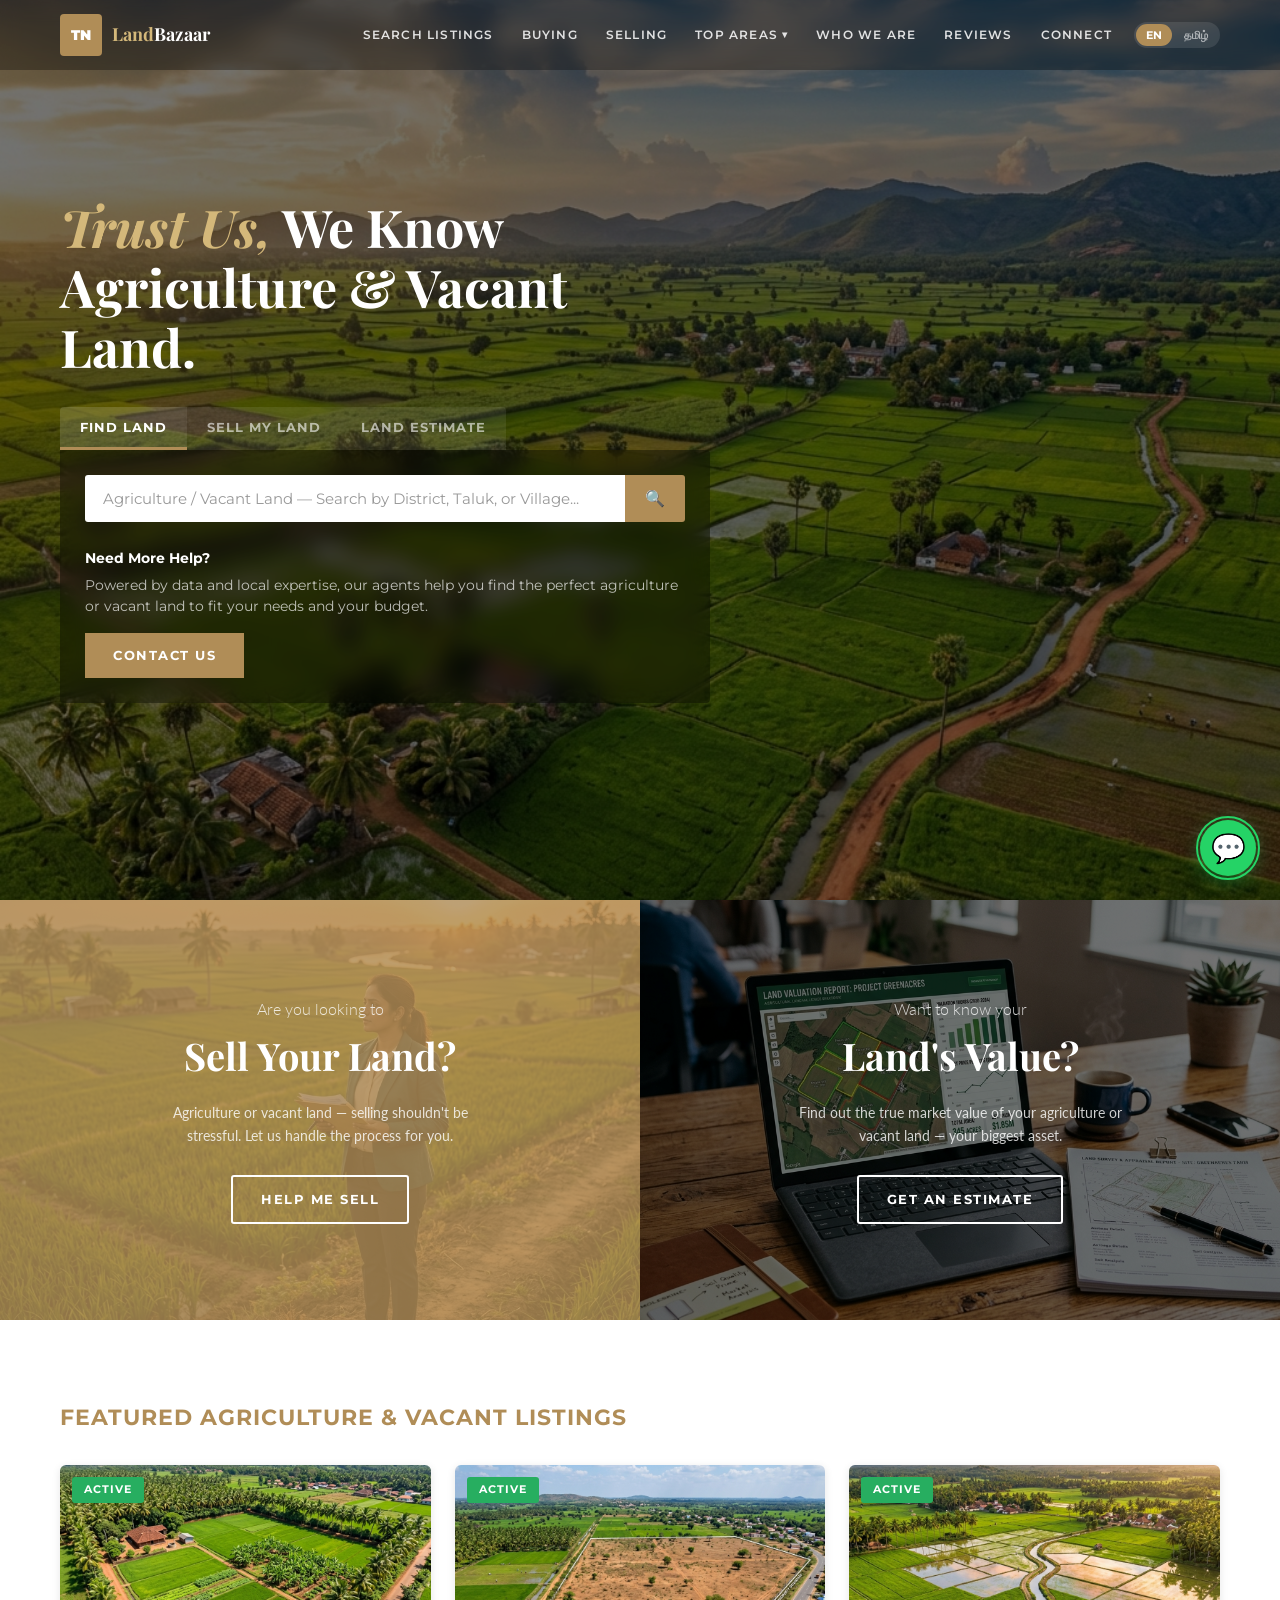
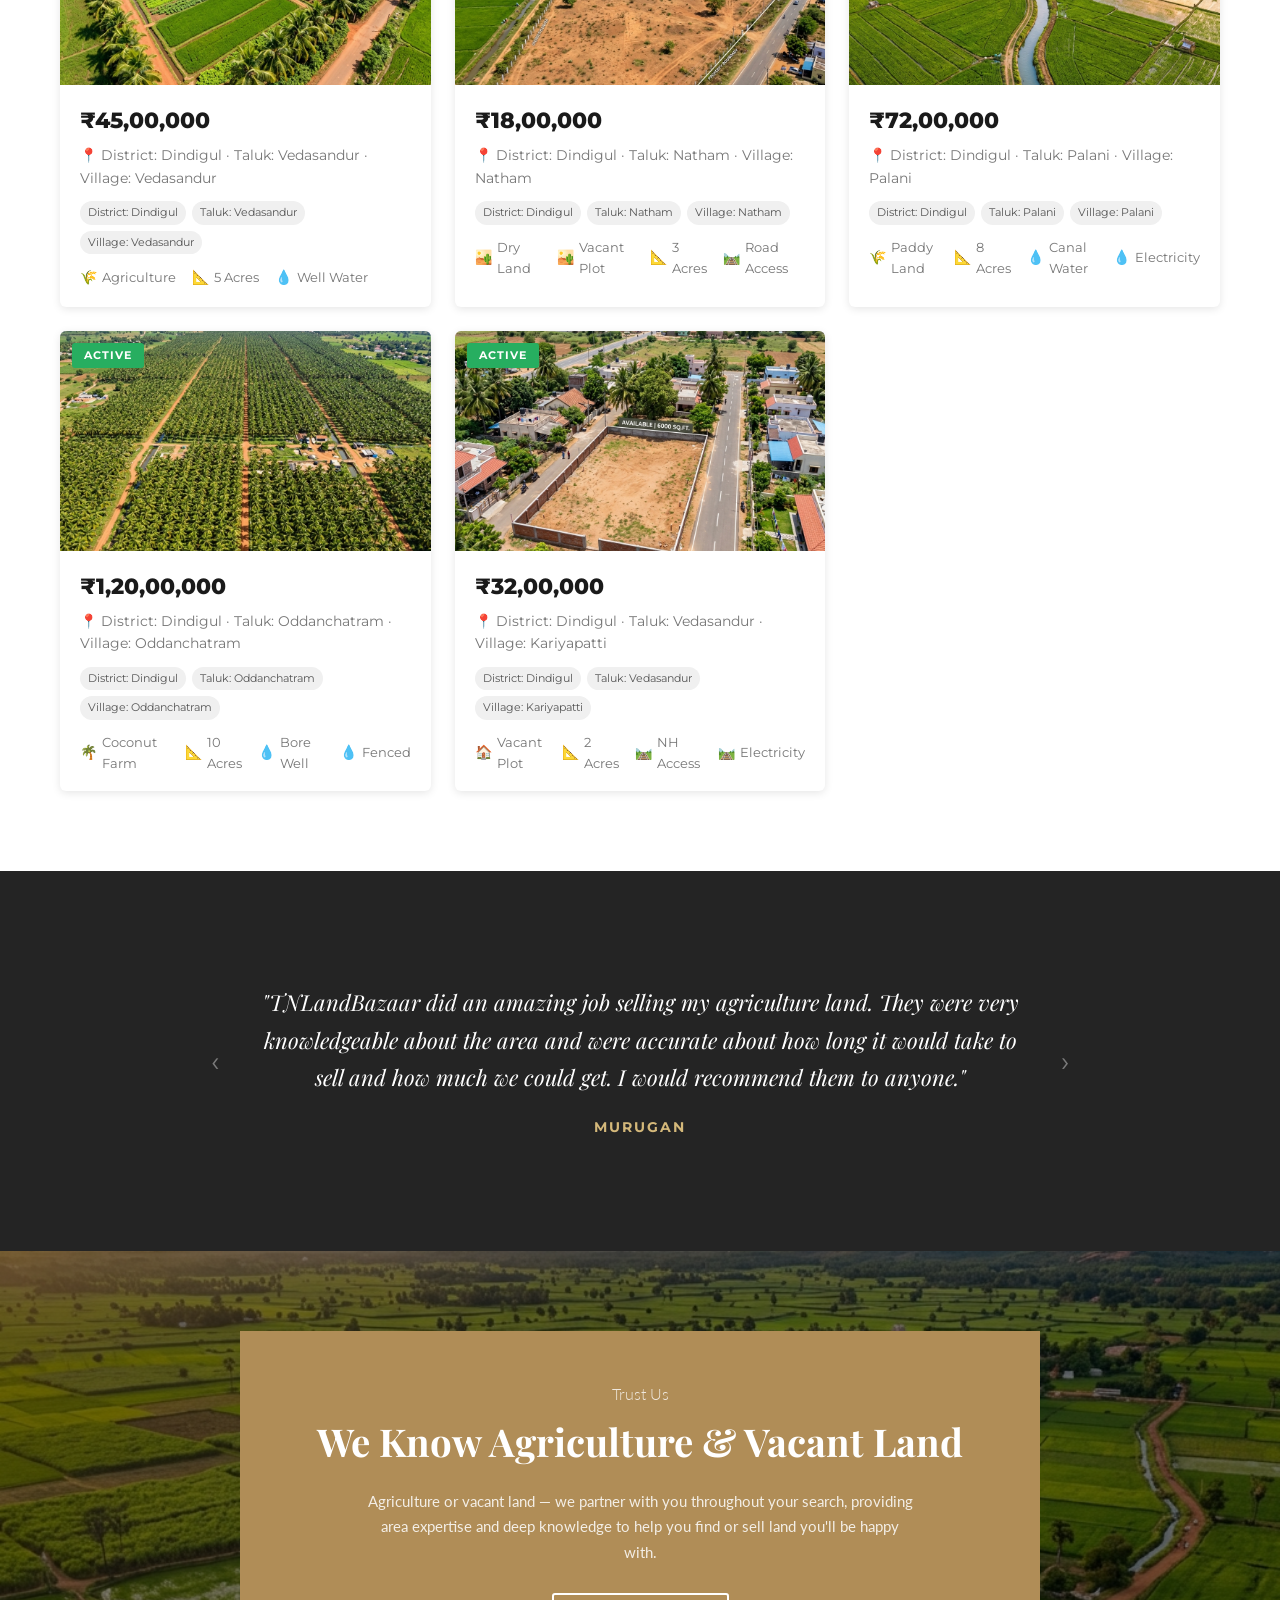
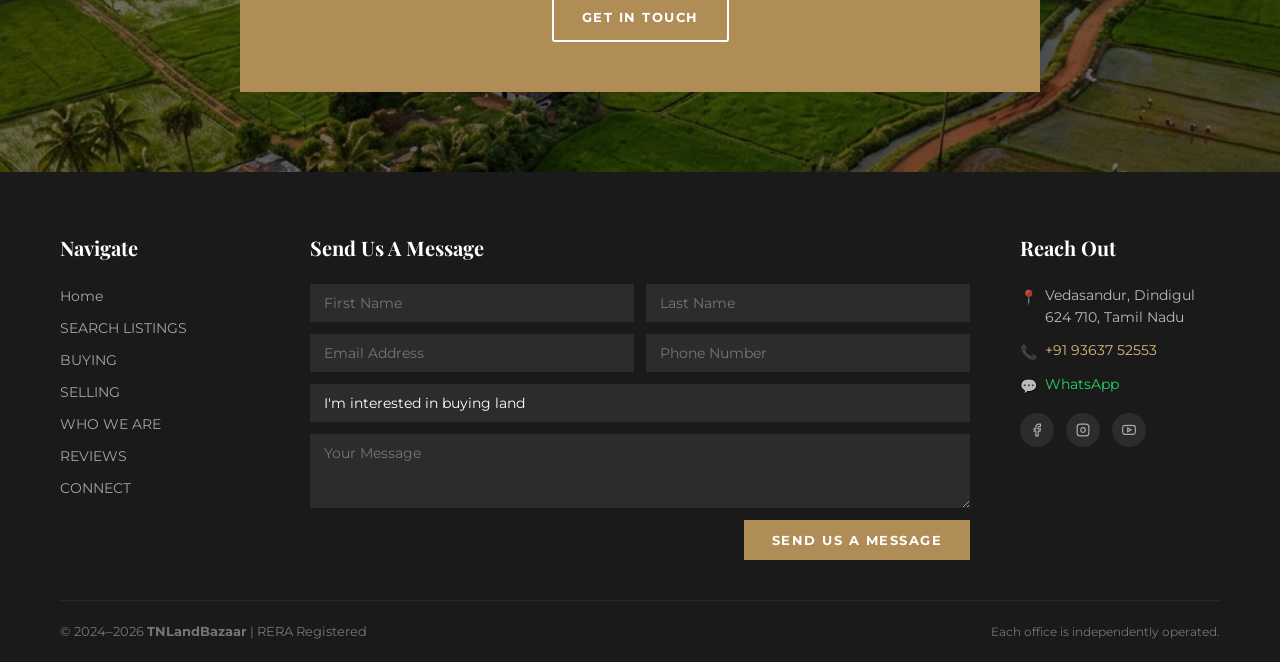
<file: index.html>
<!DOCTYPE html>
<html lang="en">
<head>
  <meta charset="UTF-8" />
  <meta name="viewport" content="width=device-width, initial-scale=1.0" />
  <title>TNLandBazaar | Agriculture & Vacant Land Experts in Tamil Nadu</title>
  <meta name="description" content="TNLandBazaar: Your trusted agriculture & vacant land experts. Find your ideal land or get an accurate land value estimate. Serving Dindigul, Vedasandur & Tamil Nadu." />
  <meta name="keywords" content="sell agriculture land, dry land sale, land buyer Tamil Nadu, real estate Dindigul, land valuation Vedasandur, agricultural land broker" />
  <meta name="author" content="TNLandBazaar" />
  <meta property="og:title" content="TNLandBazaar | Agriculture & Vacant Land Experts in Tamil Nadu" />
  <meta property="og:description" content="Your trusted agriculture & vacant land experts. Dedicated focus on Agriculture & Vacant Land. Free land valuation — call +91 93637 52553." />
  <meta property="og:type" content="website" />
  <link rel="icon" type="image/svg+xml" href="data:image/svg+xml,%3Csvg xmlns='http://www.w3.org/2000/svg' viewBox='0 0 32 32'%3E%3Crect width='32' height='32' rx='6' fill='%23b08d57'/%3E%3Ctext x='50%25' y='55%25' dominant-baseline='middle' text-anchor='middle' font-family='Arial' font-weight='900' font-size='18' fill='%23fff'%3ETN%3C/text%3E%3C/svg%3E" />
  <link rel="stylesheet" href="index.css" />
  <script type="application/ld+json">
  {
    "@context": "https://schema.org",
    "@type": "LocalBusiness",
    "name": "TNLandBazaar",
    "telephone": "+919363752553",
    "address": {
      "@type": "PostalAddress",
      "streetAddress": "Main Road",
      "addressLocality": "Vedasandur",
      "addressRegion": "Tamil Nadu",
      "postalCode": "624710",
      "addressCountry": "IN"
    }
  }
  </script>
</head>
<body>

  <!-- ========================
       NAVIGATION (like Elite Home Partners)
       ======================== -->
  <header class="main-nav" id="main-nav">
    <div class="container nav-container">
      <a href="#" class="nav-logo">
        <div class="nav-logo-icon">TN</div>
        <div class="nav-logo-text"><span>Land</span>Bazaar</div>
      </a>

      <nav class="nav-links" id="nav-links">
        <a href="#listings" class="nav-link" data-i18n="nav.listings">SEARCH LISTINGS</a>
        <a href="#buying" class="nav-link" data-i18n="nav.buying">BUYING</a>
        <a href="#selling" class="nav-link" data-i18n="nav.selling">SELLING</a>

        <div class="nav-dropdown">
          <a href="#" class="nav-link">TOP AREAS <span class="dropdown-arrow">▾</span></a>
          <div class="nav-dropdown-menu">
            <a href="#" class="nav-dropdown-link">DINDIGUL</a>
            <a href="#" class="nav-dropdown-link">VEDASANDUR</a>
            <a href="#" class="nav-dropdown-link">NATHAM</a>
            <a href="#" class="nav-dropdown-link">PALANI</a>
            <a href="#" class="nav-dropdown-link">ODDANCHATRAM</a>
          </div>
        </div>

        <a href="#who-we-are" class="nav-link" data-i18n="nav.whoWeAre">WHO WE ARE</a>
        <a href="#testimonials" class="nav-link" data-i18n="nav.reviews">REVIEWS</a>
        <a href="#contact" class="nav-link" data-i18n="nav.connect">CONNECT</a>

        <div class="nav-lang">
          <button class="lang-btn active" data-lang="en">EN</button>
          <button class="lang-btn" data-lang="ta">தமிழ்</button>
        </div>
      </nav>

      <button class="mobile-toggle" id="mobile-toggle" aria-label="Open menu">☰</button>
    </div>
  </header>

  <!-- Mobile Overlay -->
  <div class="mobile-nav-overlay" id="mobile-overlay"></div>

  <!-- Mobile Nav -->
  <div class="mobile-nav" id="mobile-nav">
    <button class="mobile-nav-close" id="mobile-close">✕</button>
    <a href="#listings" class="mobile-nav-link" data-i18n="nav.listings">SEARCH LISTINGS</a>
    <a href="#buying" class="mobile-nav-link" data-i18n="nav.buying">BUYING</a>
    <a href="#selling" class="mobile-nav-link" data-i18n="nav.selling">SELLING</a>
    <a href="#" class="mobile-nav-link">TOP AREAS</a>
    <a href="#who-we-are" class="mobile-nav-link" data-i18n="nav.whoWeAre">WHO WE ARE</a>
    <a href="#testimonials" class="mobile-nav-link" data-i18n="nav.reviews">REVIEWS</a>
    <a href="#contact" class="mobile-nav-link" data-i18n="nav.connect">CONNECT</a>
    <div class="nav-lang" style="margin-top:16px;">
      <button class="lang-btn active" data-lang="en">EN</button>
      <button class="lang-btn" data-lang="ta">தமிழ்</button>
    </div>
    <a href="https://wa.me/919363752553" class="btn-wa" style="margin-top:20px;" target="_blank" rel="noopener">💬 WhatsApp Us</a>
  </div>


  <!-- ========================
       HERO SECTION (like Elite Home Partners)
       ======================== -->
  <section class="hero" id="hero">
    <div class="hero-bg">
      <img src="assets/hero-bg.png" alt="Aerial view of agricultural lands in Tamil Nadu" />
    </div>
    <div class="hero-overlay"></div>

    <div class="container">
      <div class="hero-content">
        <h1 class="hero-title" data-i18n="hero.title"><i>Trust Us,</i> We Know Agriculture & Vacant Land.</h1>

        <!-- Tabbed Search (like EHP's Find/Sell/Estimate tabs) -->
        <div class="hero-tabs" id="hero-tabs">
          <button class="hero-tab active" data-tab="find" data-i18n="hero.tabFind">Find Land</button>
          <button class="hero-tab" data-tab="sell" data-i18n="hero.tabSell">Sell My Land</button>
          <button class="hero-tab" data-tab="estimate" data-i18n="hero.tabEstimate">Land Estimate</button>
        </div>

        <div class="hero-tab-panels">
          <!-- Panel 1: Find Land -->
          <div class="hero-panel active" id="panel-find">
            <form class="search-form" id="search-form">
              <input type="text" class="search-input" id="search-place" data-i18n-placeholder="hero.searchPlaceholder" placeholder="Agriculture / Vacant Land — Search by District, Taluk, or Village..." />
              <button type="submit" class="search-btn" aria-label="Search">🔍</button>
            </form>
            <div class="hero-footer">
              <h5 data-i18n="hero.needHelp">Need More Help?</h5>
              <p data-i18n="hero.needHelpDesc">Powered by data and local expertise, our agents help you find the perfect agriculture or vacant land to fit your needs and your budget.</p>
              <a href="#contact" class="btn btn-primary" data-i18n="hero.contactUs">Contact Us</a>
            </div>
          </div>

          <!-- Panel 2: Sell My Land -->
          <div class="hero-panel" id="panel-sell">
            <form class="sell-form" id="sell-form">
              <select class="form-input sell-select" name="landtype" id="sell-landtype">
                <option value="" disabled selected data-i18n="hero.sellTypePlaceholder">Select Land Type</option>
                <option value="AG" data-i18n="hero.sellTypeAG">Agricultural Land</option>
                <option value="DL" data-i18n="hero.sellTypeDL">Dry Land</option>
                <option value="PL" data-i18n="hero.sellTypePL">Plot / Vacant Land</option>
                <option value="OT" data-i18n="hero.sellTypeOT">Other</option>
              </select>
              <input type="text" class="form-input" name="address" data-i18n-placeholder="hero.sellAddress" placeholder="Land Location (Village, Taluk)" required />
              <input type="text" class="form-input" name="name" data-i18n-placeholder="hero.sellName" placeholder="Name" required />
              <input type="tel" class="form-input" name="phone" data-i18n-placeholder="hero.sellPhone" placeholder="Phone Number" required />
              <button type="submit" class="btn btn-primary sell-submit-btn" data-i18n="hero.getConsultation">Get a Consultation</button>
            </form>
          </div>

          <!-- Panel 3: Land Estimate -->
          <div class="hero-panel" id="panel-estimate">
            <form class="search-form" id="estimate-form">
              <input type="text" class="search-input" id="estimate-address" data-i18n-placeholder="hero.estimatePlaceholder" placeholder="Enter Your Land Location..." />
              <button type="submit" class="search-btn" aria-label="Get Estimate">🔍</button>
            </form>
            <div class="hero-footer">
              <h5 data-i18n="hero.estimateTitle">Your Land Estimate</h5>
              <p data-i18n="hero.estimateDesc">See how much your land is worth based on the latest market data.</p>
              <button class="btn btn-primary" id="estimate-btn" data-i18n="hero.seeEstimate">See Your Estimate</button>
            </div>
          </div>
        </div>
      </div>
    </div>
  </section>


  <!-- ========================
       TWO-COLUMN TILES (like EHP's Sell/Value tiles)
       ======================== -->
  <section class="tiles" id="selling">
    <div class="tile" id="buying">
      <div class="tile-bg"><img src="assets/tile-sell.png" alt="Sell your agriculture land" loading="lazy" /></div>
      <div class="tile-overlay tile-overlay--primary"></div>
      <div class="tile-content">
        <h4 class="tile-subtitle" data-i18n="tile.sell.subtitle">Are you looking to</h4>
        <h2 class="tile-title" data-i18n="tile.sell.title">Sell Your Land?</h2>
        <p class="tile-desc" data-i18n="tile.sell.desc">Agriculture or vacant land — selling shouldn't be stressful. Let us handle the process for you.</p>
        <a href="#contact" class="btn btn-outline" data-i18n="tile.sell.cta">Help Me Sell</a>
      </div>
    </div>

    <div class="tile">
      <div class="tile-bg"><img src="assets/tile-value.png" alt="Get land value estimate" loading="lazy" /></div>
      <div class="tile-overlay tile-overlay--dark"></div>
      <div class="tile-content">
        <h4 class="tile-subtitle" data-i18n="tile.value.subtitle">Want to know your</h4>
        <h2 class="tile-title" data-i18n="tile.value.title">Land's Value?</h2>
        <p class="tile-desc" data-i18n="tile.value.desc">Find out the true market value of your agriculture or vacant land — your biggest asset.</p>
        <a href="#contact" class="btn btn-outline" data-i18n="tile.value.cta">Get an Estimate</a>
      </div>
    </div>
  </section>


  <!-- ========================
       FEATURED LISTINGS (like EHP's Featured Listings)
       ======================== -->
  <section class="featured-section" id="listings">
    <div class="container">
      <h2 class="section-heading reveal" data-i18n="listings.title">Featured Agriculture & Vacant Listings</h2>
      <div class="featured-grid" id="listings-grid">
        <!-- Listings rendered dynamically from localStorage by index.js -->
      </div>
    </div>
  </section>


  <!-- ========================
       TESTIMONIALS CAROUSEL (like EHP)
       ======================== -->
  <section class="testimonials" id="testimonials">
    <div class="container">
      <div class="testimonials-inner" id="testimonial-slides">
        <div class="testimonial-slide active" data-index="0">
          <p class="testimonial-text" data-i18n="testimonial.1.text">"TNLandBazaar did an amazing job selling my agriculture land. They were very knowledgeable about the area and were accurate about how long it would take to sell and how much we could get. I would recommend them to anyone."</p>
          <div class="testimonial-author" data-i18n="testimonial.1.author">Murugan</div>
        </div>
        <div class="testimonial-slide" data-index="1">
          <p class="testimonial-text" data-i18n="testimonial.2.text">"They helped my family sell our land and made the process a very smooth one. I would highly recommend their team to anyone I know. From the moment we started looking at offers to the closing, they were there every step of the way."</p>
          <div class="testimonial-author" data-i18n="testimonial.2.author">Selvam & Lakshmi</div>
        </div>
        <div class="testimonial-slide" data-index="2">
          <p class="testimonial-text" data-i18n="testimonial.3.text">"They are not only land brokers but very honest and genuine people. They work above and beyond. If the land they are showing is not up to par they clearly speak out their concerns and help their clients gain insight they would never gain from other brokers."</p>
          <div class="testimonial-author" data-i18n="testimonial.3.author">Balamurugan</div>
        </div>

        <button class="testimonial-nav testimonial-prev" id="t-prev" aria-label="Previous">‹</button>
        <button class="testimonial-nav testimonial-next" id="t-next" aria-label="Next">›</button>
      </div>
    </div>
  </section>


  <!-- ========================
       CTA OVERLAY BOX (like EHP's "Trust Us" banner)
       ======================== -->
  <section class="cta-overlay" id="who-we-are">
    <div class="cta-overlay-bg">
      <img src="assets/hero-bg.png" alt="Agricultural landscape" loading="lazy" />
    </div>
    <div class="container" style="position: relative; z-index: 2; padding: 80px 20px;">
      <div class="cta-box">
        <h4 class="cta-box-subtitle" data-i18n="cta.subtitle">Trust Us</h4>
        <h2 class="cta-box-title" data-i18n="cta.title">We Know Agriculture & Vacant Land</h2>
        <p class="cta-box-text" data-i18n="cta.desc">Agriculture or vacant land — we partner with you throughout your search, providing area expertise and deep knowledge to help you find or sell land you'll be happy with.</p>
        <a href="#contact" class="btn btn-outline" data-i18n="cta.btn">Get In Touch</a>
      </div>
    </div>
  </section>


  <!-- ========================
       FOOTER (like EHP — nav, form, contact)
       ======================== -->
  <footer class="footer" id="contact">
    <div class="container">
      <div class="footer-grid">
        <!-- Col 1: Nav Links -->
        <div>
          <h4 class="footer-col-title" data-i18n="footer.navigate">Navigate</h4>
          <ul class="footer-nav-list">
            <li><a href="#hero" class="footer-nav-link" data-i18n="nav.home">Home</a></li>
            <li><a href="#listings" class="footer-nav-link" data-i18n="nav.listings">Search Listings</a></li>
            <li><a href="#selling" class="footer-nav-link" data-i18n="nav.buying">Buying</a></li>
            <li><a href="#selling" class="footer-nav-link" data-i18n="nav.selling">Selling</a></li>
            <li><a href="#who-we-are" class="footer-nav-link" data-i18n="nav.whoWeAre">Who We Are</a></li>
            <li><a href="#testimonials" class="footer-nav-link" data-i18n="nav.reviews">Reviews</a></li>
            <li><a href="#contact" class="footer-nav-link" data-i18n="nav.connect">Connect</a></li>
          </ul>
        </div>

        <!-- Col 2: Contact Form -->
        <div>
          <h4 class="footer-col-title" data-i18n="footer.sendMessage">Send Us A Message</h4>
          <form class="footer-form" id="footer-form">
            <div class="footer-form-row">
              <input type="text" class="footer-input" name="fname" data-i18n-placeholder="footer.firstName" placeholder="First Name" required />
              <input type="text" class="footer-input" name="lname" data-i18n-placeholder="footer.lastName" placeholder="Last Name" />
            </div>
            <div class="footer-form-row">
              <input type="email" class="footer-input" name="email" data-i18n-placeholder="footer.email" placeholder="Email Address" required />
              <input type="tel" class="footer-input" name="phone" data-i18n-placeholder="footer.phone" placeholder="Phone Number" required />
            </div>
            <select class="footer-select" name="interest">
              <option value="buyer" data-i18n="footer.optBuyer">I'm interested in buying land</option>
              <option value="seller" data-i18n="footer.optSeller">I'm interested in selling land</option>
              <option value="both" data-i18n="footer.optBoth">I'm interested in buying and selling</option>
              <option value="valuation" data-i18n="footer.optValue">I want a land valuation</option>
              <option value="other" data-i18n="footer.optOther">Other reason to contact</option>
            </select>
            <textarea class="footer-textarea" name="message" rows="3" data-i18n-placeholder="footer.message" placeholder="Your Message"></textarea>
            <div class="footer-submit-row">
              <button type="submit" class="btn btn-primary" data-i18n="footer.submitBtn">Send Us A Message</button>
            </div>
          </form>
        </div>

        <!-- Col 3: Contact Info -->
        <div>
          <h4 class="footer-col-title" data-i18n="footer.reachOut">Reach Out</h4>
          <div class="footer-contact-list">
            <div class="footer-contact-item">
              <span class="footer-contact-icon">📍</span>
              <span>Vedasandur, Dindigul<br/>624 710, Tamil Nadu</span>
            </div>
            <div class="footer-contact-item">
              <span class="footer-contact-icon">📞</span>
              <a href="tel:+919363752553" style="color: var(--clr-primary-light);">+91 93637 52553</a>
            </div>
            <div class="footer-contact-item">
              <span class="footer-contact-icon">💬</span>
              <a href="https://wa.me/919363752553" target="_blank" rel="noopener" style="color: #25d366;">WhatsApp</a>
            </div>
          </div>

          <div class="footer-social">
            <a href="#" class="footer-social-link" aria-label="Facebook">
              <svg width="14" height="14" viewBox="0 0 24 24" fill="none" stroke="currentColor" stroke-width="2"><path d="M18 2h-3a5 5 0 0 0-5 5v3H7v4h3v8h4v-8h3l1-4h-4V7a1 1 0 0 1 1-1h3z"/></svg>
            </a>
            <a href="#" class="footer-social-link" aria-label="Instagram">
              <svg width="14" height="14" viewBox="0 0 24 24" fill="none" stroke="currentColor" stroke-width="2"><rect x="2" y="2" width="20" height="20" rx="5" ry="5"/><path d="M16 11.37A4 4 0 1 1 12.63 8 4 4 0 0 1 16 11.37z"/><line x1="17.5" y1="6.5" x2="17.51" y2="6.5"/></svg>
            </a>
            <a href="#" class="footer-social-link" aria-label="YouTube">
              <svg width="14" height="14" viewBox="0 0 24 24" fill="none" stroke="currentColor" stroke-width="2"><path d="M22.54 6.42a2.78 2.78 0 0 0-1.94-2C18.88 4 12 4 12 4s-6.88 0-8.6.46a2.78 2.78 0 0 0-1.94 2A29 29 0 0 0 1 11.75a29 29 0 0 0 .46 5.33A2.78 2.78 0 0 0 3.4 19.1c1.72.46 8.6.46 8.6.46s6.88 0 8.6-.46a2.78 2.78 0 0 0 1.94-2 29 29 0 0 0 .46-5.25 29 29 0 0 0-.46-5.43z"/><polygon points="9.75 15.02 15.5 11.75 9.75 8.48 9.75 15.02"/></svg>
            </a>
          </div>
        </div>
      </div>

      <!-- Footer Bottom -->
      <div class="footer-bottom">
        <p class="footer-copyright">© 2024–2026 <strong>TNLandBazaar</strong> | RERA Registered</p>
        <div class="footer-bottom-links">
          <span class="footer-bottom-link">Each office is independently operated.</span>
        </div>
      </div>
    </div>
  </footer>


  <!-- WhatsApp Float -->
  <div class="wa-float">
    <a href="https://wa.me/919363752553?text=Hi%20TNLandBazaar%2C%20I%27d%20like%20to%20know%20more%20about%20your%20services." class="wa-float-btn" target="_blank" rel="noopener" aria-label="Chat on WhatsApp">
      💬
      <span class="wa-pulse"></span>
    </a>
  </div>

  <!-- Success Modal -->
  <div class="modal-overlay" id="success-modal">
    <div class="modal-box">
      <div class="modal-icon">✓</div>
      <h3 class="modal-title" data-i18n="modal.title">You're All Set! 🎉</h3>
      <div class="modal-listing-id" id="modal-listing-id" style="display:none;">
        <div class="modal-lid-label">Your Listing ID</div>
        <div class="modal-lid-code" id="modal-lid-code"></div>
        <div class="modal-lid-hint">Save this ID for future reference</div>
      </div>
      <p class="modal-text" data-i18n="modal.text">Thank you! We will review your details and contact you within 24 hours.</p>
      <a href="https://wa.me/919363752553" class="btn-wa" target="_blank" rel="noopener" data-i18n="modal.whatsapp">💬 Chat With Us Now</a>
      <button class="modal-close-btn" id="modal-close" data-i18n="modal.close">Close</button>
    </div>
  </div>

  <script src="translations.js"></script>
  <script src="index.js"></script>
</body>
</html>
</file>
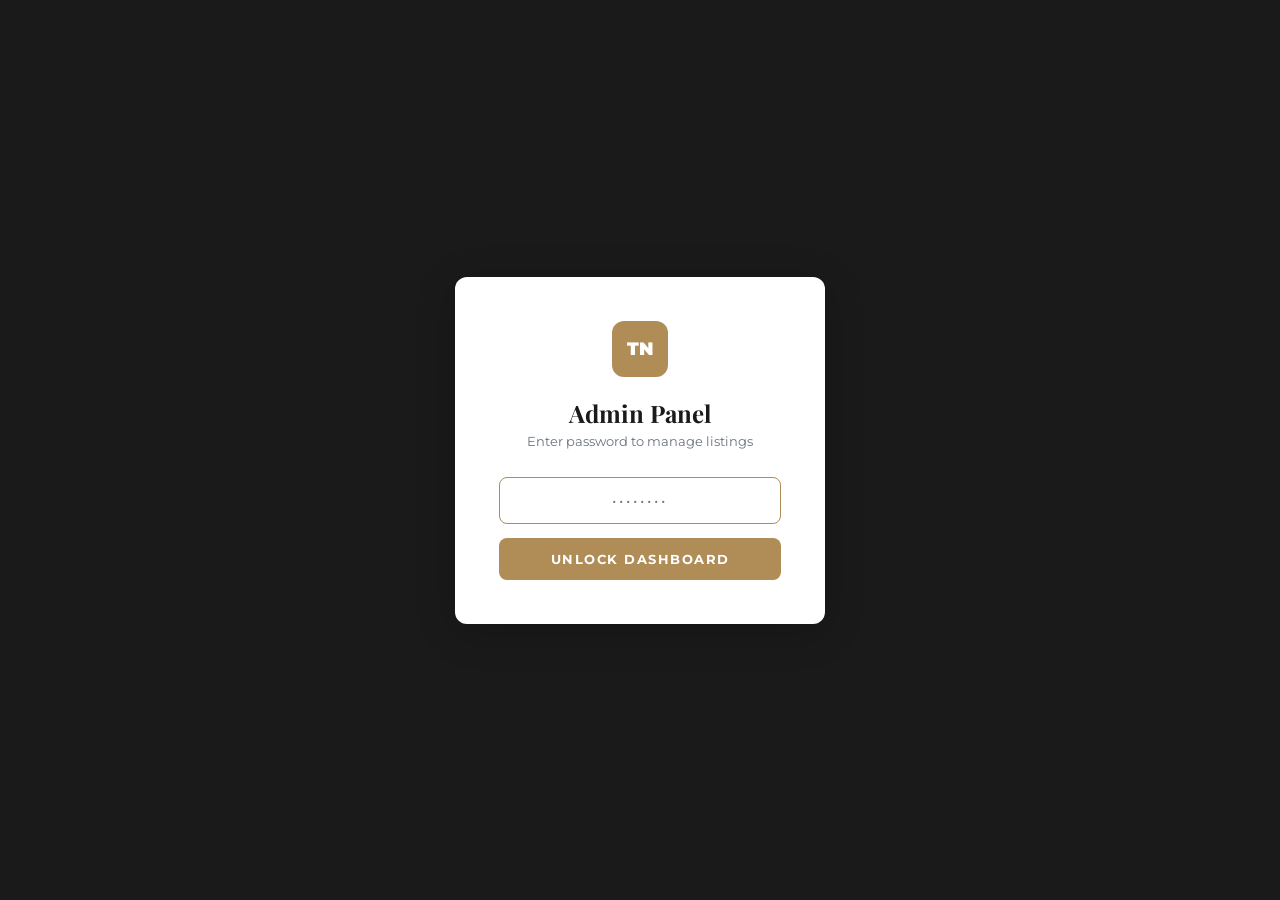
<file: admin.html>
<!DOCTYPE html>
<html lang="en">
<head>
  <meta charset="UTF-8" />
  <meta name="viewport" content="width=device-width, initial-scale=1.0" />
  <title>Admin — Manage Listings | TNLandBazaar</title>
  <link rel="icon" type="image/svg+xml" href="data:image/svg+xml,%3Csvg xmlns='http://www.w3.org/2000/svg' viewBox='0 0 32 32'%3E%3Crect width='32' height='32' rx='6' fill='%23b08d57'/%3E%3Ctext x='50%25' y='55%25' dominant-baseline='middle' text-anchor='middle' font-family='Arial' font-weight='900' font-size='18' fill='%23fff'%3ETN%3C/text%3E%3C/svg%3E" />
  <link rel="stylesheet" href="admin.css" />
</head>
<body>

  <!-- LOGIN GATE -->
  <div id="login-gate">
    <div class="login-card">
      <div class="login-icon">TN</div>
      <h1 class="login-title">Admin Panel</h1>
      <p class="login-sub">Enter password to manage listings</p>
      <form id="login-form">
        <input type="password" class="login-input" id="login-pwd" placeholder="••••••••" autocomplete="off" autofocus />
        <button type="submit" class="login-btn">Unlock Dashboard</button>
      </form>
      <div class="login-error" id="login-error">⛔ Access Denied — incorrect password.</div>
    </div>
  </div>

  <!-- ADMIN PANEL -->
  <div id="admin-panel" style="display:none;">
    <nav class="admin-nav">
      <div class="admin-brand"><div class="admin-brand-icon">TN</div><span>Listings Manager</span></div>
      <div class="admin-nav-right">
        <a href="index.html" class="admin-back" id="view-site-link">← View Site</a>
        <button class="admin-logout" id="logout-btn">Logout</button>
      </div>
    </nav>

    <!-- Stats -->
    <div class="stats-row">
      <div class="stat-card"><div class="stat-icon stat-icon--total">📊</div><div><div class="stat-val" id="s-total">0</div><div class="stat-lbl">Total Listings</div></div></div>
      <div class="stat-card"><div class="stat-icon stat-icon--active">✅</div><div><div class="stat-val" id="s-active">0</div><div class="stat-lbl">Active Listings</div></div></div>
      <div class="stat-card"><div class="stat-icon stat-icon--sold">🔴</div><div><div class="stat-val" id="s-sold">0</div><div class="stat-lbl">Sold Listings</div></div></div>
      <div class="stat-card"><div class="stat-icon stat-icon--clicks">💰</div><div><div class="stat-val" id="s-active-value">₹0</div><div class="stat-lbl">Active Value</div></div></div>
      <div class="stat-card"><div class="stat-icon stat-icon--clicks">💰</div><div><div class="stat-val" id="s-sold-value">₹0</div><div class="stat-lbl">Sold Value</div></div></div>
      <div class="stat-card"><div class="stat-icon stat-icon--clicks">📈</div><div><div class="stat-val" id="s-avg-price">₹0</div><div class="stat-lbl">Average Price</div></div></div>
    </div>

    <!-- Tabs -->
    <div class="admin-tabs">
      <button class="admin-tab active" data-tab="listings-tab" id="tab-listings">📋 Listings</button>
      <button class="admin-tab" data-tab="leads-tab" id="tab-leads">📩 Leads <span class="tab-count" id="leads-count">0</span></button>
    </div>

    <!-- LISTINGS TAB -->
    <div class="admin-tab-panel active" id="listings-tab">
    <div class="location-filter-panel">
      <div class="location-filter-row">
        <div class="location-filter-group">
          <label class="location-filter-label" for="filter-district">District</label>
          <select class="form-input location-filter-select" id="filter-district"></select>
        </div>
        <div class="location-filter-group">
          <label class="location-filter-label" for="filter-taluk">Taluk</label>
          <select class="form-input location-filter-select" id="filter-taluk"></select>
        </div>
        <div class="location-filter-group">
          <label class="location-filter-label" for="filter-village">Village</label>
          <select class="form-input location-filter-select" id="filter-village"></select>
        </div>
        <div class="location-filter-actions">
          <button type="button" class="tbtn tbtn--seed location-filter-reset" id="reset-location-filters">Reset filters</button>
        </div>
      </div>
    </div>
    <!-- Toolbar -->
    <div class="toolbar">
      <input type="text" class="toolbar-search" id="search-input" placeholder="🔍  Search listings..." />
      <div class="toolbar-btns">
        <button class="tbtn tbtn--add" id="add-btn">＋ Add Listing</button>
        <button class="tbtn tbtn--seed" id="seed-btn">📥 Import Demo</button>
      </div>
    </div>

    <!-- Listings -->
    <div class="table-container" id="listings-container"></div>

    <div class="empty-state" id="empty-state" style="display:none;">
      <div class="empty-icon">📭</div>
      <div class="empty-text">No listings yet</div>
      <div class="empty-sub">Click <strong>"＋ Add Listing"</strong> or <strong>"📥 Import Demo"</strong> to get started.</div>
    </div>
    </div>

    <!-- LEADS TAB -->
    <div class="admin-tab-panel" id="leads-tab">
    <div class="leads-subtabs">
      <button class="leads-subtab active" data-cat="selling" id="subtab-selling">
        <span class="leads-subtab-icon leads-subtab-icon--sell">🏷️</span>
        <span class="leads-subtab-label">Selling Leads</span>
        <span class="leads-subtab-count" id="selling-count">0</span>
      </button>
      <button class="leads-subtab" data-cat="buying" id="subtab-buying">
        <span class="leads-subtab-icon leads-subtab-icon--buy">🛒</span>
        <span class="leads-subtab-label">Buying Leads</span>
        <span class="leads-subtab-count" id="buying-count">0</span>
      </button>
    </div>
    <div class="toolbar">
      <input type="text" class="toolbar-search" id="leads-search" placeholder="🔍  Search leads..." />
      <div class="toolbar-btns">
        <button class="tbtn tbtn--seed" id="export-leads-btn">📤 Export CSV</button>
        <button class="tbtn tbtn--seed" id="clear-leads-btn" style="border-color:#e74c3c;color:#e74c3c;">🗑️ Clear All</button>
      </div>
    </div>
    <div class="table-container" id="leads-container"></div>
    <div class="empty-state" id="leads-empty" style="display:none;">
      <div class="empty-icon">📭</div>
      <div class="empty-text">No leads yet</div>
      <div class="empty-sub">Leads from the Sell form and Contact form will appear here.</div>
    </div>
    </div>

  </div>

  <!-- ADD/EDIT MODAL -->
  <div class="modal-overlay" id="form-modal">
    <div class="modal-box">
      <div class="modal-header">
        <h2 class="modal-title" id="modal-title">Add New Listing</h2>
        <button class="modal-close" id="modal-close-btn">✕</button>
      </div>
      <form id="listing-form" class="listing-form">
        <input type="hidden" id="f-id" />
        <div class="form-group" style="margin-bottom:14px;"><label class="form-label">Price (₹)</label><input type="text" class="form-input" id="f-price" placeholder="e.g. ₹45,00,000" required /></div>
        <div class="form-row">
          <div class="form-group"><label class="form-label">District</label><input type="text" class="form-input" id="f-district" placeholder="e.g. Dindigul" /></div>
          <div class="form-group"><label class="form-label">Taluk</label><input type="text" class="form-input" id="f-taluk" placeholder="e.g. Vedasandur" /></div>
        </div>
        <div class="form-row">
          <div class="form-group"><label class="form-label">Village</label><input type="text" class="form-input" id="f-village" placeholder="e.g. V. Kothapulli" /></div>
          <div class="form-group"><label class="form-label">SF Number</label><input type="text" class="form-input" id="f-sf-number" placeholder="e.g. 123/4A" /><div class="form-hint" title="Internal use only — not shown publicly">Internal use only — not shown publicly</div></div>
        </div>
        <div class="form-row">
          <div class="form-group">
            <label class="form-label">Land Type(s)</label>
            <div class="tag-input" id="ti-landtype" data-presets="Agriculture,Dry Land,Paddy Land,Coconut Farm,Mango Orchard,Vacant Plot,Mixed Crop,Banana Farm,Sugarcane Farm,Teak Plantation,Vacant Land,Industrial Land,Commercial Land,Vaccant Land,Commecial Land"></div>
          </div>
          <div class="form-group"><label class="form-label">Area</label><input type="text" class="form-input" id="f-area" placeholder="e.g. 5 Acres" required /></div>
        </div>
        <div class="form-row">
          <div class="form-group">
            <label class="form-label">Key Feature(s)</label>
            <div class="tag-input" id="ti-feature" data-presets="Well Water,Bore Well,Canal Water,Road Access,NH Access,Electricity,Fenced,Compound Wall,River Nearby,Lake Nearby"></div>
          </div>
          <div class="form-group"><label class="form-label">Status</label>
            <select class="form-input" id="f-badge">
              <option value="active">✅ Active</option>
              <option value="sold">🔴 Sold</option>
            </select>
          </div>
        </div>
        <div class="form-group" style="margin-bottom:16px;"><label class="form-label">Image URL / Path</label><input type="text" class="form-input" id="f-image" placeholder="e.g. assets/listing-1.png" /></div>
        <div class="form-actions">
          <button type="button" class="fbtn fbtn--cancel" id="form-cancel">Cancel</button>
          <button type="submit" class="fbtn fbtn--save" id="form-save">Save Listing</button>
        </div>
      </form>
    </div>
  </div>

  <!-- CONFIRM DIALOG -->
  <div class="modal-overlay" id="confirm-modal">
    <div class="confirm-box">
      <div class="confirm-title" id="confirm-title">Delete Listing?</div>
      <div class="confirm-text" id="confirm-text">This cannot be undone.</div>
      <div class="confirm-btns">
        <button class="fbtn fbtn--cancel" id="confirm-no">Cancel</button>
        <button class="fbtn fbtn--danger" id="confirm-yes">Delete</button>
      </div>
    </div>
  </div>

  <script>
  (function () {
    const PASSWORD = 'renga060691';
    const LAND_ICONS = {'Agriculture':'🌾','Dry Land':'🏜️','Paddy Land':'🌾','Coconut Farm':'🌴','Mango Orchard':'🥭','Vacant Plot':'🏠','Mixed Crop':'🌿','Banana Farm':'🍌','Sugarcane Farm':'🌱','Teak Plantation':'🌳','Vacant Land':'🏜️','Vaccant Land':'🏜️','Industrial Land':'🏭','Commercial Land':'🏢','Commecial Land':'🏢'};
    const FEAT_ICONS = {'Well Water':'💧','Bore Well':'💧','Canal Water':'💧','Road Access':'🛤️','NH Access':'🛤️','Electricity':'⚡','Fenced':'🏗️','Compound Wall':'🧱','River Nearby':'🏞️','Lake Nearby':'🏞️'};

    const DEMO = [
      {id:'d1',price:'₹45,00,000',district:'Dindigul',taluk:'Vedasandur',village:'Vedasandur',sfNumber:'12/1A',landType:['Agriculture'],area:'5 Acres',feature:['Well Water'],badge:'active',image:'assets/listing-1.png',dateAdded:'2026-05-15T10:00:00Z'},
      {id:'d2',price:'₹18,00,000',district:'Dindigul',taluk:'Natham',village:'Natham',sfNumber:'24/3B',landType:['Dry Land','Vacant Plot'],area:'3 Acres',feature:['Road Access'],badge:'active',image:'assets/listing-2.png',dateAdded:'2026-06-01T10:00:00Z'},
      {id:'d3',price:'₹72,00,000',district:'Dindigul',taluk:'Palani',village:'Palani',sfNumber:'88/2',landType:['Paddy Land'],area:'8 Acres',feature:['Canal Water','Electricity'],badge:'active',image:'assets/listing-3.png',dateAdded:'2026-05-20T10:00:00Z'},
      {id:'d4',price:'₹1,20,00,000',district:'Dindigul',taluk:'Oddanchatram',village:'Oddanchatram',sfNumber:'41/7',landType:['Coconut Farm'],area:'10 Acres',feature:['Bore Well','Fenced'],badge:'active',image:'assets/listing-4.png',dateAdded:'2026-04-10T10:00:00Z'},
      {id:'d5',price:'₹54,00,000',district:'Dindigul',taluk:'Dindigul',village:'Dindigul',sfNumber:'9/11',landType:['Mango Orchard'],area:'6 Acres',feature:['Well Water'],badge:'sold',image:'assets/listing-5.png',dateAdded:'2026-03-01T10:00:00Z'},
      {id:'d6',price:'₹32,00,000',district:'Dindigul',taluk:'Vedasandur',village:'Kariyapatti',sfNumber:'56/4C',landType:['Vacant Plot'],area:'2 Acres',feature:['NH Access','Electricity'],badge:'active',image:'assets/listing-6.png',dateAdded:'2026-06-05T10:00:00Z'}
    ];

    const $=id=>document.getElementById(id);
    const loginGate=$('login-gate'),panel=$('admin-panel'),loginForm=$('login-form'),loginPwd=$('login-pwd'),loginErr=$('login-error');
    const container=$('listings-container'),emptyEl=$('empty-state');
    const searchInput=$('search-input'),addBtn=$('add-btn'),seedBtn=$('seed-btn');
    const formModal=$('form-modal'),confirmModal=$('confirm-modal');
    const listingForm=$('listing-form');
    const districtFilter=$('filter-district');
    const talukFilter=$('filter-taluk');
    const villageFilter=$('filter-village');
    const resetLocationFiltersBtn=$('reset-location-filters');
    let confirmCb=null;

    // ── AUTH ──────────────────────────
    const isAuth=()=>{try{return sessionStorage.getItem('tn_admin')==='1';}catch{return false;}};
    const grant=()=>{try{sessionStorage.setItem('tn_admin','1');}catch(e){}loginGate.style.display='none';panel.style.display='block';render();};
    const revoke=()=>{try{sessionStorage.removeItem('tn_admin');}catch(e){}loginGate.style.display='flex';panel.style.display='none';loginPwd.value='';loginErr.classList.remove('show');};
    if(isAuth())grant();
    loginForm.addEventListener('submit',e=>{e.preventDefault();if(loginPwd.value===PASSWORD){loginErr.classList.remove('show');grant();}else{loginErr.classList.add('show');loginPwd.value='';loginPwd.focus();}});
    $('logout-btn').addEventListener('click',revoke);

    // ── DATA ─────────────────────────
    const getAll=()=>{try{const data=localStorage.getItem('listings');const parsed=data?JSON.parse(data):[];return Array.isArray(parsed)&&parsed.length?parsed:DEMO;}catch{return DEMO;}};
    const saveAll=a=>{try{localStorage.setItem('listings',JSON.stringify(a));}catch(e){console.warn(e);}updateViewSiteLink(a);};

    // ── SYNC: Update "View Site" link with encoded listings data ──
    function updateViewSiteLink(data){
      try{
        const link=$('view-site-link');
        if(!link)return;
        const encoded=encodeURIComponent(JSON.stringify(data||getAll()));
        link.href='index.html#listings-data='+encoded;
      }catch(e){}
    }
    const getClicks=()=>{try{return JSON.parse(localStorage.getItem('listing_clicks')||'{}');}catch{return{};}};
    const genId=()=>'l'+Date.now()+Math.random().toString(36).slice(2,6);
    const esc=s=>{const d=document.createElement('div');d.textContent=s;return d.innerHTML;};
    const toArr=v=>Array.isArray(v)?v:(v?[v]:[]);
    const daysBetween=(a,b)=>Math.max(0,Math.floor((b-a)/(86400000)));
    const parsePrice = value => {
      const raw = String(value || '').replace(/[^0-9.]/g, '');
      const num = Number(raw);
      return Number.isFinite(num) ? num : NaN;
    };
    const formatMoney = value => Number.isFinite(value) ? `₹${Math.round(value).toLocaleString('en-IN')}` : '—';
    const uniqueSorted = values => [...new Set(values.map(v => String(v || '').trim()).filter(Boolean))].sort((a, b) => a.localeCompare(b));
    const combineLocationText = listing => {
      const parts = [listing.village, listing.taluk, listing.district].filter(Boolean);
      return parts.length ? parts.join(', ') : '—';
    };
    const populateSelect = (select, values, selectedValue) => {
      if (!select) return;
      select.innerHTML = ['<option value="">All</option>']
        .concat(values.map(value => `<option value="${esc(value)}">${esc(value)}</option>`))
        .join('');
      select.value = selectedValue && values.includes(selectedValue) ? selectedValue : '';
    };
    const syncLocationFilters = listings => {
      const districtSelect = $('filter-district');
      const talukSelect = $('filter-taluk');
      const villageSelect = $('filter-village');

      const selectedDistrict = districtSelect?.value || '';
      const selectedTaluk = talukSelect?.value || '';
      const selectedVillage = villageSelect?.value || '';

      const districtOptions = uniqueSorted(listings.map(l => l.district));
      populateSelect(districtSelect, districtOptions, selectedDistrict);

      const resolvedDistrict = districtSelect?.value || '';
      const talukScope = resolvedDistrict ? listings.filter(l => (l.district || '') === resolvedDistrict) : listings;
      const talukOptions = uniqueSorted(talukScope.map(l => l.taluk));
      populateSelect(talukSelect, talukOptions, selectedTaluk);

      const resolvedTaluk = talukSelect?.value || '';
      const villageScope = resolvedTaluk
        ? listings.filter(l => (!resolvedDistrict || (l.district || '') === resolvedDistrict) && (l.taluk || '') === resolvedTaluk)
        : (resolvedDistrict ? listings.filter(l => (l.district || '') === resolvedDistrict) : listings);
      const villageOptions = uniqueSorted(villageScope.map(l => l.village));
      populateSelect(villageSelect, villageOptions, selectedVillage);
    };
    const formatLocationDetail = l => {
      const parts = [];
      if (l.district) parts.push(`District: ${l.district}`);
      if (l.taluk) parts.push(`Taluk: ${l.taluk}`);
      if (l.village) parts.push(`Village: ${l.village}`);
      return parts.length ? parts.join(' · ') : '—';
    };
    const formatSfNumber = l => l.sfNumber ? `SF No.: ${l.sfNumber}` : 'SF No.: —';

    // ── TAG INPUT COMPONENT ──────────
    class TagInput {
      constructor(el) {
        this.el = el;
        this.id = el.id;
        this.defaultPresets = (el.dataset.presets||'').split(',').filter(Boolean);
        this.customKey = 'custom_presets_' + this.id;
        this.tags = [];
        this.build();
      }

      getCustomPresets() {
        try { return JSON.parse(localStorage.getItem(this.customKey) || '[]'); } catch { return []; }
      }

      saveCustomPresets(arr) {
        try { localStorage.setItem(this.customKey, JSON.stringify(arr)); } catch (e) { console.warn(e); }
      }

      getAllPresets() {
        return [...this.defaultPresets, ...this.getCustomPresets()];
      }

      build() {
        this.el.innerHTML = '';
        this.tagsEl = document.createElement('div'); this.tagsEl.className='ti-tags';
        this.inputEl = document.createElement('input'); this.inputEl.className='ti-input'; this.inputEl.type='text'; this.inputEl.placeholder='Type or pick...';
        this.dropEl = document.createElement('div'); this.dropEl.className='ti-dropdown';
        this.el.appendChild(this.tagsEl);
        this.el.appendChild(this.inputEl);
        this.el.appendChild(this.dropEl);

        this.inputEl.addEventListener('focus',()=>this.showDrop());
        this.inputEl.addEventListener('input',()=>this.showDrop());
        this.inputEl.addEventListener('keydown',e=>{
          if(e.key==='Enter'||e.key===','){
            e.preventDefault();
            const v=this.inputEl.value.trim();
            if(v) this.addTag(v);
            this.inputEl.value='';
            this.showDrop();
          }
          if(e.key==='Backspace'&&!this.inputEl.value&&this.tags.length) this.removeTag(this.tags.length-1);
        });
        document.addEventListener('click',e=>{if(!this.el.contains(e.target))this.dropEl.classList.remove('show');});
      }

      showDrop() {
        const q = this.inputEl.value.toLowerCase().trim();
        const allPresets = this.getAllPresets();
        const customs = this.getCustomPresets();
        const opts = allPresets.filter(p=>!this.tags.includes(p) && p.toLowerCase().includes(q));
        const isCustom = p => customs.includes(p);

        // Check if typed value is a brand-new value (not in any preset)
        const exactMatch = q && allPresets.some(p=>p.toLowerCase()===q);
        const showAddBtn = q && !exactMatch && !this.tags.some(t=>t.toLowerCase()===q);

        if(opts.length===0 && !showAddBtn){this.dropEl.classList.remove('show');return;}

        let html = '';

        // Existing preset options
        html += opts.map(o => {
          const custom = isCustom(o);
          return `<div class="ti-opt" data-val="${esc(o)}">
            <span>${esc(o)}</span>
            ${custom ? `<button type="button" class="ti-opt-del" data-preset="${esc(o)}" title="Remove this option">×</button>` : ''}
          </div>`;
        }).join('');

        // "Add as new option" button
        if (showAddBtn) {
          const capitalised = this.inputEl.value.trim();
          html += `<div class="ti-opt ti-opt--add" data-newval="${esc(capitalised)}">＋ Add <strong>"${esc(capitalised)}"</strong> as option</div>`;
        }

        this.dropEl.innerHTML = html;
        this.dropEl.classList.add('show');

        // Wire pick
        this.dropEl.querySelectorAll('.ti-opt[data-val]').forEach(o=>{
          o.addEventListener('mousedown',e=>{
            if(e.target.classList.contains('ti-opt-del')) return;
            e.preventDefault();
            this.addTag(o.dataset.val);
            this.inputEl.value='';
            this.showDrop();
          });
        });

        // Wire "add new" button
        this.dropEl.querySelectorAll('.ti-opt--add').forEach(o=>{
          o.addEventListener('mousedown',e=>{
            e.preventDefault();
            const nv = o.dataset.newval;
            // Save to custom presets
            const c = this.getCustomPresets();
            if(!c.includes(nv) && !this.defaultPresets.includes(nv)){
              c.push(nv);
              this.saveCustomPresets(c);
            }
            this.addTag(nv);
            this.inputEl.value='';
            this.showDrop();
          });
        });

        // Wire delete preset buttons
        this.dropEl.querySelectorAll('.ti-opt-del').forEach(b=>{
          b.addEventListener('mousedown',e=>{
            e.preventDefault();
            e.stopPropagation();
            const p = b.dataset.preset;
            const c = this.getCustomPresets().filter(x=>x!==p);
            this.saveCustomPresets(c);
            // Also remove from tags if selected
            this.tags = this.tags.filter(t=>t!==p);
            this.renderTags();
            this.showDrop();
          });
        });
      }

      addTag(v) { if(!this.tags.includes(v)){this.tags.push(v);this.renderTags();} }
      removeTag(i) { this.tags.splice(i,1);this.renderTags(); }
      renderTags() {
        this.tagsEl.innerHTML=this.tags.map((t,i)=>`<span class="ti-tag">${esc(t)}<button type="button" class="ti-tag-x" data-i="${i}">×</button></span>`).join('');
        this.tagsEl.querySelectorAll('.ti-tag-x').forEach(b=>b.addEventListener('click',()=>this.removeTag(parseInt(b.dataset.i))));
      }
      setTags(arr) { this.tags=[...arr];this.renderTags(); }
      getTags() { return [...this.tags]; }
    }

    const tiLand = new TagInput($('ti-landtype'));
    const tiFeat = new TagInput($('ti-feature'));

    // ── RENDER ────────────────────────
    function render(filter) {
      const all=getAll(); const clicks=getClicks();
      const q=(filter||'').toLowerCase().trim();
      syncLocationFilters(all);

      const districtValue = districtFilter?.value || '';
      const talukValue = talukFilter?.value || '';
      const villageValue = villageFilter?.value || '';
      const scope = all.filter(l => locationMatches(l, districtValue, talukValue, villageValue));
      const list = q ? scope.filter(l => `${l.price} ${l.district||''} ${l.taluk||''} ${l.village||''} ${l.sfNumber||''} ${toArr(l.landType).join(' ')} ${l.area} ${toArr(l.feature).join(' ')} ${l.badge}`.toLowerCase().includes(q)) : scope;

      const totalCount = scope.length;
      const activeList = scope.filter(l => l.badge === 'active');
      const soldList = scope.filter(l => l.badge === 'sold');
      const activeValue = activeList.reduce((sum, listing) => sum + (parsePrice(listing.price) || 0), 0);
      const soldValue = soldList.reduce((sum, listing) => sum + (parsePrice(listing.price) || 0), 0);
      const pricedListings = scope.map(listing => parsePrice(listing.price)).filter(Number.isFinite);
      const averagePrice = pricedListings.length ? pricedListings.reduce((sum, value) => sum + value, 0) / pricedListings.length : NaN;

      $('s-total').textContent = totalCount;
      $('s-active').textContent = activeList.length;
      $('s-sold').textContent = soldList.length;
      $('s-active-value').textContent = formatMoney(activeValue);
      $('s-sold-value').textContent = formatMoney(soldValue);
      $('s-avg-price').textContent = formatMoney(averagePrice);
      updateViewSiteLink(all);

      emptyEl.style.display='none';

      const tableRows = list.length ? list.map(l => {
        const bc=l.badge==='sold'?'badge--sold':'badge--active';
        const bl=l.badge==='sold'?'Sold':'Active';
        const sfText=formatSfNumber(l);
        return `<tr data-id="${esc(l.id)}">
          <td><strong>${esc(l.id||'—')}</strong></td>
          <td>${esc(l.district||'—')}</td>
          <td>${esc(l.village||'—')}</td>
          <td>${esc(l.price||'—')}</td>
          <td>${esc(l.area||'—')}</td>
          <td><span class="status-badge ${bc}">${bl}</span></td>
          <td>${esc(sfText)}</td>
          <td class="listing-table-actions">
            <button class="act-btn act-btn--edit" data-action="edit" data-id="${esc(l.id)}" title="Edit">✏️</button>
            <button class="act-btn act-btn--del" data-action="delete" data-id="${esc(l.id)}" title="Delete">🗑️</button>
          </td>
        </tr>`;
      }).join('') : `<tr><td colspan="8" class="listing-table-empty">No listings match the current filters.</td></tr>`;

      container.innerHTML = `
        <table class="listings-table">
          <thead>
            <tr>
              <th>Listing ID</th>
              <th>District</th>
              <th>Village</th>
              <th>Price</th>
              <th>Area</th>
              <th>Status</th>
              <th>SF Number</th>
              <th>Actions</th>
            </tr>
          </thead>
          <tbody>${tableRows}</tbody>
        </table>`;

      // Wire actions
      container.querySelectorAll('[data-action]').forEach(btn=>{
        btn.addEventListener('click',()=>{
          const id=btn.dataset.id;
          if(btn.dataset.action==='edit')openEdit(id);
          else if(btn.dataset.action==='delete')showConfirm('Delete Listing?','This will permanently remove this listing.',()=>{saveAll(getAll().filter(x=>x.id!==id));render(searchInput.value);});
        });
      });
    }

    searchInput.addEventListener('input',()=>render(searchInput.value));
    if (districtFilter) {
      districtFilter.addEventListener('change', () => {
        if (talukFilter) talukFilter.value = '';
        if (villageFilter) villageFilter.value = '';
        render(searchInput.value);
      });
    }
    if (talukFilter) {
      talukFilter.addEventListener('change', () => {
        if (villageFilter) villageFilter.value = '';
        render(searchInput.value);
      });
    }
    if (villageFilter) {
      villageFilter.addEventListener('change', () => render(searchInput.value));
    }
    if (resetLocationFiltersBtn) {
      resetLocationFiltersBtn.addEventListener('click', () => {
        if (districtFilter) districtFilter.value = '';
        if (talukFilter) talukFilter.value = '';
        if (villageFilter) villageFilter.value = '';
        render(searchInput.value);
      });
    }

    // ── ADD ───────────────────────────
    addBtn.addEventListener('click',()=>{
      $('modal-title').textContent='Add New Listing';
      $('form-save').textContent='Add Listing';
      listingForm.reset();$('f-id').value='';$('f-image').value='assets/listing-1.png';
      $('f-district').value='';$('f-taluk').value='';$('f-village').value='';$('f-sf-number').value='';
      tiLand.setTags([]);tiFeat.setTags([]);
      formModal.classList.add('active');
    });

    // ── EDIT ──────────────────────────
    function openEdit(id){
      const item=getAll().find(l=>l.id===id);if(!item)return;
      $('modal-title').textContent='Edit Listing';$('form-save').textContent='Save Changes';
      $('f-id').value=item.id;$('f-price').value=item.price||'';
      $('f-district').value=item.district||'';$('f-taluk').value=item.taluk||'';$('f-village').value=item.village||'';$('f-sf-number').value=item.sfNumber||'';
      $('f-area').value=item.area||'';$('f-badge').value=item.badge||'active';$('f-image').value=item.image||'';
      tiLand.setTags(toArr(item.landType));tiFeat.setTags(toArr(item.feature));
      formModal.classList.add('active');
    }

    // ── SAVE ─────────────────────────
    listingForm.addEventListener('submit',e=>{
      e.preventDefault();
      
      // Auto-commit any typed text that hasn't been added as a tag yet
      const pendingLand = tiLand.inputEl.value.trim();
      if (pendingLand) {
        tiLand.addTag(pendingLand);
        tiLand.inputEl.value = '';
      }
      const pendingFeat = tiFeat.inputEl.value.trim();
      if (pendingFeat) {
        tiFeat.addTag(pendingFeat);
        tiFeat.inputEl.value = '';
      }

      const id=$('f-id').value;
      const types=tiLand.getTags();const feats=tiFeat.getTags();
      if(types.length===0){tiLand.inputEl.focus();return;}

      const entry={
        id:id||genId(),
        price:$('f-price').value.trim(),
        district:$('f-district').value.trim(),
        taluk:$('f-taluk').value.trim(),
        village:$('f-village').value.trim(),
        sfNumber:$('f-sf-number').value.trim(),
        landType:types,
        landIcon:LAND_ICONS[types[0]]||'🌾',
        area:$('f-area').value.trim(),
        feature:feats,
        featureIcon:FEAT_ICONS[feats[0]]||'💧',
        badge:$('f-badge').value,
        image:$('f-image').value.trim()||'assets/listing-1.png',
        dateAdded:id?(getAll().find(l=>l.id===id)||{}).dateAdded||new Date().toISOString():new Date().toISOString()
      };

      const all=getAll();
      if(id){const idx=all.findIndex(l=>l.id===id);if(idx>=0)all[idx]=entry;}
      else all.push(entry);
      saveAll(all);formModal.classList.remove('active');render(searchInput.value);
    });

    // ── SEED DEMO ────────────────────
    seedBtn.addEventListener('click',()=>{
      showConfirm('Import Demo Listings?','This will add 6 demo listings. Existing listings will NOT be removed.',()=>{
        const all=getAll();const ids=new Set(all.map(l=>l.id));
        DEMO.forEach(d=>{if(!ids.has(d.id))all.push(d);});
        saveAll(all);render(searchInput.value);
      });
    });

    // ── MODAL HELPERS ────────────────
    const closeForm=()=>formModal.classList.remove('active');
    $('modal-close-btn').addEventListener('click',closeForm);
    $('form-cancel').addEventListener('click',closeForm);
    formModal.addEventListener('click',e=>{if(e.target===formModal)closeForm();});

    function showConfirm(t,x,cb){$('confirm-title').textContent=t;$('confirm-text').textContent=x;confirmCb=cb;confirmModal.classList.add('active');}
    const closeConfirm=()=>{confirmModal.classList.remove('active');confirmCb=null;};
    $('confirm-no').addEventListener('click',closeConfirm);
    confirmModal.addEventListener('click',e=>{if(e.target===confirmModal)closeConfirm();});
    $('confirm-yes').addEventListener('click',()=>{if(confirmCb)confirmCb();closeConfirm();});
    document.addEventListener('keydown',e=>{if(e.key==='Escape'){closeForm();closeConfirm();}});

    // ── TAB SWITCHING ────────────────
    const adminTabs = document.querySelectorAll('.admin-tab');
    const adminPanels = document.querySelectorAll('.admin-tab-panel');
    adminTabs.forEach(tab => {
      tab.addEventListener('click', () => {
        adminTabs.forEach(t => t.classList.remove('active'));
        adminPanels.forEach(p => p.classList.remove('active'));
        tab.classList.add('active');
        const panel = $(tab.dataset.tab);
        if (panel) panel.classList.add('active');
        if (tab.dataset.tab === 'leads-tab') renderLeads();
      });
    });

    // ── LEADS ─────────────────────────
    const leadsContainer = $('leads-container');
    const leadsEmpty = $('leads-empty');
    const leadsSearch = $('leads-search');
    const leadsCountEl = $('leads-count');
    const sellingCountEl = $('selling-count');
    const buyingCountEl = $('buying-count');
    let activeCat = 'selling';

    function getLeads() {
      try { return JSON.parse(localStorage.getItem('leads') || '[]'); } catch { return []; }
    }
    function saveLeads(arr) {
      try { localStorage.setItem('leads', JSON.stringify(arr)); } catch (e) {}
    }

    // Sub-tab switching
    document.querySelectorAll('.leads-subtab').forEach(tab => {
      tab.addEventListener('click', () => {
        document.querySelectorAll('.leads-subtab').forEach(t => t.classList.remove('active'));
        tab.classList.add('active');
        activeCat = tab.dataset.cat;
        renderLeads(leadsSearch.value);
      });
    });

    function renderLeads(filter) {
      const all = getLeads();
      const q = (filter || '').toLowerCase().trim();

      // Categorize
      const selling = all.filter(l => l.category === 'selling');
      const buying = all.filter(l => l.category !== 'selling');

      // Update counts
      leadsCountEl.textContent = all.length;
      sellingCountEl.textContent = selling.length;
      buyingCountEl.textContent = buying.length;

      // Filter by active category
      const catList = activeCat === 'selling' ? selling : buying;
      const list = q ? catList.filter(l => {
        const str = `${l.listingId||''} ${l.name||''} ${l.phone||''} ${l.city||''} ${l.typeLabel||''} ${l.interest||''} ${l.status||''}`.toLowerCase();
        return str.includes(q);
      }) : catList;

      if (list.length === 0) {
        leadsContainer.innerHTML = '';
        leadsEmpty.style.display = 'block';
        leadsEmpty.querySelector('.empty-text').textContent = activeCat === 'selling' ? 'No selling leads yet' : 'No buying leads yet';
        return;
      }
      leadsEmpty.style.display = 'none';

      if (activeCat === 'selling') {
        // SELLING leads table — with Listing ID, Status, Link to Listing
        leadsContainer.innerHTML = `
          <table class="leads-table">
            <thead>
              <tr>
                <th>Listing ID</th>
                <th>Name</th>
                <th>Phone</th>
                <th>Location</th>
                <th>Land Type</th>
                <th>Status</th>
                <th>Date</th>
                <th>Actions</th>
              </tr>
            </thead>
            <tbody>
              ${list.map((l) => {
                const origIdx = all.indexOf(l);
                const d = l.date ? new Date(l.date).toLocaleDateString('en-IN', {day:'2-digit',month:'short',year:'numeric'}) : '—';
                const lid = l.listingId || '—';
                const lidClass = lid !== '—' ? 'lid-badge' : 'lid-none';
                const st = l.status || 'active';
                const stClass = st === 'closed' ? 'status-badge badge--sold' : 'status-badge badge--active';
                const stLabel = st === 'closed' ? 'Closed' : 'Active';
                const linked = l.linkedListing ? true : false;
                return `<tr class="${st === 'closed' ? 'row-closed' : ''}">
                  <td><span class="${lidClass}">${esc(lid)}</span></td>
                  <td><strong>${esc(l.name||'—')}</strong></td>
                  <td>${esc(l.phone||'—')}</td>
                  <td>${esc(l.city||'—')}</td>
                  <td>${esc(l.typeLabel||'—')}</td>
                  <td><button class="lead-status-btn ${stClass}" data-idx="${origIdx}">${stLabel}</button></td>
                  <td class="lead-date">${d}</td>
                  <td class="lead-actions">
                    ${linked
                      ? `<span class="linked-badge" title="Linked to listing ${l.linkedListing}">🔗 Linked</span>`
                      : `<button class="act-btn-link" data-idx="${origIdx}" title="Create Listing from Lead">📋 Link</button>`
                    }
                    <button class="act-btn act-btn--del lead-del" data-idx="${origIdx}" title="Delete">🗑️</button>
                  </td>
                </tr>`;
              }).join('')}
            </tbody>
          </table>
        `;
      } else {
        // BUYING leads table
        leadsContainer.innerHTML = `
          <table class="leads-table">
            <thead>
              <tr>
                <th>Name</th>
                <th>Phone</th>
                <th>Location</th>
                <th>Interest</th>
                <th>Status</th>
                <th>Date</th>
                <th></th>
              </tr>
            </thead>
            <tbody>
              ${list.map((l) => {
                const origIdx = all.indexOf(l);
                const d = l.date ? new Date(l.date).toLocaleDateString('en-IN', {day:'2-digit',month:'short',year:'numeric'}) : '—';
                const st = l.status || 'active';
                const stClass = st === 'closed' ? 'status-badge badge--sold' : 'status-badge badge--active';
                const stLabel = st === 'closed' ? 'Closed' : 'Active';
                return `<tr class="${st === 'closed' ? 'row-closed' : ''}">
                  <td><strong>${esc(l.name||'—')}</strong></td>
                  <td>${esc(l.phone||'—')}</td>
                  <td>${esc(l.city||'—')}</td>
                  <td><span class="lead-interest">${esc(l.interest||'—')}</span></td>
                  <td><button class="lead-status-btn ${stClass}" data-idx="${origIdx}">${stLabel}</button></td>
                  <td class="lead-date">${d}</td>
                  <td><button class="act-btn act-btn--del lead-del" data-idx="${origIdx}" title="Delete">🗑️</button></td>
                </tr>`;
              }).join('')}
            </tbody>
          </table>
        `;
      }

      // Wire: Status toggle
      leadsContainer.querySelectorAll('.lead-status-btn').forEach(btn => {
        btn.addEventListener('click', () => {
          const idx = parseInt(btn.dataset.idx);
          const leads = getLeads();
          if (leads[idx]) {
            leads[idx].status = leads[idx].status === 'closed' ? 'active' : 'closed';
            saveLeads(leads);
            renderLeads(leadsSearch.value);
          }
        });
      });

      // Wire: Delete
      leadsContainer.querySelectorAll('.lead-del').forEach(btn => {
        btn.addEventListener('click', () => {
          const idx = parseInt(btn.dataset.idx);
          const leads = getLeads();
          leads.splice(idx, 1);
          saveLeads(leads);
          renderLeads(leadsSearch.value);
        });
      });

      // Wire: Link to Listing (selling leads only)
      leadsContainer.querySelectorAll('.act-btn-link').forEach(btn => {
        btn.addEventListener('click', () => {
          const idx = parseInt(btn.dataset.idx);
          const leads = getLeads();
          const lead = leads[idx];
          if (!lead) return;

          // Create a new listing from this lead
          const newListingId = genId();
          const types = lead.typeLabel ? [lead.typeLabel] : ['Other'];
          const newListing = {
            id: newListingId,
            price: '₹ Contact for price',
            district: lead.city || '',
            taluk: '',
            village: '',
            sfNumber: '',
            landType: types,
            landIcon: LAND_ICONS[types[0]] || '🌾',
            area: '—',
            feature: [],
            featureIcon: '💧',
            badge: 'active',
            image: 'assets/listing-1.png',
            dateAdded: new Date().toISOString(),
            leadId: lead.listingId || null
          };

          const allListings = getAll();
          allListings.push(newListing);
          saveAll(allListings);

          // Mark lead as linked
          leads[idx].linkedListing = newListingId;
          saveLeads(leads);

          // Refresh both views
          render(searchInput.value);
          renderLeads(leadsSearch.value);

          // Switch to listings tab and show the new listing
          adminTabs.forEach(t => t.classList.remove('active'));
          adminPanels.forEach(p => p.classList.remove('active'));
          $('tab-listings').classList.add('active');
          $('listings-tab').classList.add('active');

          // Open edit modal for the new listing so admin can fill in details
          openEdit(newListingId);
        });
      });
    }

    if (leadsSearch) leadsSearch.addEventListener('input', () => renderLeads(leadsSearch.value));

    // ── EXPORT LEADS CSV ─────────────
    $('export-leads-btn').addEventListener('click', () => {
      const leads = getLeads();
      if (leads.length === 0) return;
      const headers = ['Listing ID','Name','Phone','Location','Land Type','Interest','Category','Status','Date'];
      const rows = leads.map(l => [
        l.listingId||'',l.name||'',l.phone||'',l.city||'',l.typeLabel||'',l.interest||'',l.category||'',l.status||'active',l.date||''
      ]);
      const csv = [headers, ...rows].map(r => r.map(c => `"${String(c).replace(/"/g,'""')}"`).join(',')).join('\n');
      const blob = new Blob([csv], {type:'text/csv'});
      const a = document.createElement('a');
      a.href = URL.createObjectURL(blob);
      a.download = 'leads.csv';
      a.click();
    });

    // ── CLEAR ALL LEADS ──────────────
    $('clear-leads-btn').addEventListener('click', () => {
      showConfirm('Clear All Leads?', 'This will permanently delete all leads. This cannot be undone.', () => {
        saveLeads([]);
        renderLeads();
      });
    });

    // Initial leads count
    const initLeads = getLeads();
    leadsCountEl.textContent = initLeads.length;
    sellingCountEl.textContent = initLeads.filter(l => l.category === 'selling').length;
    buyingCountEl.textContent = initLeads.filter(l => l.category !== 'selling').length;
  })();
  </script>
</body>
</html>
</file>
<file: index.css>
/* ========================================
   TNLandBazaar — Professional Site
   Elite Home Partners Design Reference
   ======================================== */

@import url('https://fonts.googleapis.com/css2?family=Montserrat:wght@300;400;500;600;700;800;900&family=Playfair+Display:ital,wght@0,400;0,700;1,400;1,700&family=Lato:wght@300;400;700&display=swap');

/* ─── CSS Variables ────────────────────── */
:root {
  --clr-primary:       #b08d57;
  --clr-primary-dark:  #8a6d3b;
  --clr-primary-light: #d4b87a;
  --clr-dark:          #1a1a1a;
  --clr-darker:        #111111;
  --clr-darkest:       #0a0a0a;
  --clr-white:         #ffffff;
  --clr-off-white:     #f8f8f8;
  --clr-gray-100:      #f0f0f0;
  --clr-gray-200:      #e0e0e0;
  --clr-gray-300:      #cccccc;
  --clr-gray-400:      #999999;
  --clr-gray-500:      #777777;
  --clr-gray-600:      #555555;
  --clr-gray-700:      #333333;
  --clr-overlay:       rgba(0, 0, 0, 0.55);
  --clr-success:       #25d366;

  --ff-heading: 'Playfair Display', Georgia, serif;
  --ff-body:    'Montserrat', 'Segoe UI', sans-serif;
  --ff-alt:     'Lato', sans-serif;

  --max-width:  1200px;
  --nav-height: 70px;

  --shadow-sm:  0 2px 8px rgba(0,0,0,0.1);
  --shadow-md:  0 4px 20px rgba(0,0,0,0.15);
  --shadow-lg:  0 8px 40px rgba(0,0,0,0.2);

  --ease-out:   cubic-bezier(0.16, 1, 0.3, 1);
  --transition: 0.3s ease;
}

/* ─── Reset ────────────────────────────── */
*, *::before, *::after {
  margin: 0; padding: 0; box-sizing: border-box;
}

html { scroll-behavior: smooth; }

body {
  font-family: var(--ff-body);
  font-size: 15px;
  color: var(--clr-gray-700);
  background: var(--clr-white);
  line-height: 1.6;
  overflow-x: hidden;
  -webkit-font-smoothing: antialiased;
}

a { color: inherit; text-decoration: none; }
img { max-width: 100%; height: auto; display: block; }
ul, ol { list-style: none; }
button { cursor: pointer; font-family: var(--ff-body); }

.container {
  width: 100%;
  max-width: var(--max-width);
  margin: 0 auto;
  padding: 0 20px;
}

/* ─── Buttons ──────────────────────────── */
.btn {
  display: inline-flex;
  align-items: center;
  justify-content: center;
  gap: 8px;
  padding: 12px 28px;
  font-family: var(--ff-body);
  font-size: 13px;
  font-weight: 700;
  letter-spacing: 1.5px;
  text-transform: uppercase;
  border: none;
  cursor: pointer;
  transition: all var(--transition);
  text-decoration: none;
}

.btn-primary {
  background: var(--clr-primary);
  color: var(--clr-white);
}
.btn-primary:hover {
  background: var(--clr-primary-dark);
}

.btn-outline {
  background: transparent;
  color: var(--clr-white);
  border: 2px solid var(--clr-white);
  border-radius: 3px;
}
.btn-outline:hover {
  background: var(--clr-white);
  color: var(--clr-dark);
}

.btn-outline-dark {
  background: transparent;
  color: var(--clr-dark);
  border: 2px solid var(--clr-dark);
  border-radius: 3px;
}
.btn-outline-dark:hover {
  background: var(--clr-dark);
  color: var(--clr-white);
}

/* ========================================
   NAVIGATION
   ======================================== */
.main-nav {
  position: fixed;
  top: 0;
  left: 0;
  width: 100%;
  z-index: 1000;
  background: rgba(0, 0, 0, 0.3);
  backdrop-filter: blur(10px);
  -webkit-backdrop-filter: blur(10px);
  transition: all var(--transition);
}

.main-nav.scrolled {
  background: rgba(0, 0, 0, 0.92);
  box-shadow: 0 2px 20px rgba(0,0,0,0.3);
}

.nav-container {
  display: flex;
  align-items: center;
  justify-content: space-between;
  height: var(--nav-height);
}

.nav-logo {
  display: flex;
  align-items: center;
  gap: 10px;
}

.nav-logo-icon {
  width: 42px;
  height: 42px;
  background: var(--clr-primary);
  color: var(--clr-white);
  display: flex;
  align-items: center;
  justify-content: center;
  font-family: var(--ff-body);
  font-weight: 900;
  font-size: 14px;
  border-radius: 4px;
}

.nav-logo-text {
  font-family: var(--ff-heading);
  font-size: 18px;
  font-weight: 700;
  color: var(--clr-white);
  line-height: 1.2;
}

.nav-logo-text span {
  color: var(--clr-primary-light);
}

.nav-links {
  display: flex;
  align-items: center;
  gap: 0;
}

.nav-link {
  padding: 0 14px;
  font-size: 12px;
  font-weight: 600;
  letter-spacing: 1.2px;
  text-transform: uppercase;
  color: rgba(255,255,255,0.85);
  transition: color var(--transition);
  height: var(--nav-height);
  display: flex;
  align-items: center;
  position: relative;
}

.nav-link:hover {
  color: var(--clr-primary-light);
}

/* Dropdown */
.nav-dropdown {
  position: relative;
}

.nav-dropdown-menu {
  position: absolute;
  top: 100%;
  left: 0;
  min-width: 180px;
  background: var(--clr-white);
  box-shadow: var(--shadow-md);
  opacity: 0;
  visibility: hidden;
  transform: translateY(10px);
  transition: all 0.25s ease;
  z-index: 100;
}

.nav-dropdown:hover .nav-dropdown-menu {
  opacity: 1;
  visibility: visible;
  transform: translateY(0);
}

.nav-dropdown-link {
  display: block;
  padding: 10px 20px;
  font-size: 12px;
  font-weight: 600;
  letter-spacing: 1px;
  text-transform: uppercase;
  color: var(--clr-gray-700);
  transition: all var(--transition);
}

.nav-dropdown-link:hover {
  background: var(--clr-gray-100);
  color: var(--clr-primary);
}

.dropdown-arrow {
  margin-left: 4px;
  font-size: 10px;
}

/* Lang Toggle in nav */
.nav-lang {
  display: flex;
  align-items: center;
  margin-left: 8px;
  gap: 2px;
  background: rgba(255,255,255,0.1);
  border-radius: 20px;
  padding: 2px;
}

.lang-btn {
  padding: 4px 10px;
  font-size: 11px;
  font-weight: 700;
  border: none;
  border-radius: 20px;
  background: transparent;
  color: rgba(255,255,255,0.6);
  cursor: pointer;
  transition: all var(--transition);
  font-family: var(--ff-body);
}

.lang-btn.active {
  background: var(--clr-primary);
  color: var(--clr-white);
}

/* Mobile Toggle */
.mobile-toggle {
  display: none;
  background: none;
  border: none;
  color: var(--clr-white);
  font-size: 26px;
  padding: 8px;
}

/* Mobile Nav */
.mobile-nav-overlay {
  position: fixed;
  inset: 0;
  background: rgba(0,0,0,0.5);
  z-index: 1998;
  opacity: 0;
  pointer-events: none;
  transition: opacity 0.3s;
}
.mobile-nav-overlay.active {
  opacity: 1;
  pointer-events: auto;
}

.mobile-nav {
  position: fixed;
  top: 0;
  right: -320px;
  width: 300px;
  height: 100vh;
  background: var(--clr-dark);
  z-index: 1999;
  padding: 60px 30px 30px;
  display: flex;
  flex-direction: column;
  gap: 0;
  transition: right 0.35s var(--ease-out);
  overflow-y: auto;
}

.mobile-nav.active {
  right: 0;
}

.mobile-nav-close {
  position: absolute;
  top: 16px;
  right: 16px;
  background: none;
  border: none;
  color: var(--clr-gray-400);
  font-size: 24px;
  cursor: pointer;
}

.mobile-nav-link {
  display: block;
  padding: 14px 0;
  font-size: 14px;
  font-weight: 600;
  text-transform: uppercase;
  letter-spacing: 1px;
  color: rgba(255,255,255,0.7);
  border-bottom: 1px solid rgba(255,255,255,0.05);
  transition: color var(--transition);
}

.mobile-nav-link:hover {
  color: var(--clr-primary-light);
}

/* ========================================
   HERO SECTION
   ======================================== */
.hero {
  position: relative;
  height: 100vh;
  min-height: 600px;
  max-height: 900px;
  display: flex;
  align-items: center;
  overflow: hidden;
}

.hero-bg {
  position: absolute;
  inset: 0;
  z-index: 0;
}

.hero-bg img {
  width: 100%;
  height: 100%;
  object-fit: cover;
  object-position: 50% 35%;
}

.hero-overlay {
  position: absolute;
  inset: 0;
  background: rgba(0, 0, 0, 0.55);
  z-index: 1;
}

.hero-content {
  position: relative;
  z-index: 2;
  width: 100%;
  max-width: 650px;
}

.hero-title {
  font-family: var(--ff-heading);
  font-size: clamp(32px, 5vw, 52px);
  font-weight: 700;
  color: var(--clr-white);
  line-height: 1.15;
  margin-bottom: 30px;
}

.hero-title i {
  font-style: italic;
  color: var(--clr-primary-light);
}

/* ─── Hero Tabs ────────────────────────── */
.hero-tabs {
  display: flex;
  gap: 0;
  margin-bottom: 0;
}

.hero-tab {
  padding: 12px 20px;
  font-size: 13px;
  font-weight: 700;
  text-transform: uppercase;
  letter-spacing: 1px;
  color: rgba(255,255,255,0.6);
  background: rgba(255,255,255,0.08);
  border: none;
  cursor: pointer;
  transition: all var(--transition);
  border-bottom: 3px solid transparent;
}

.hero-tab:first-child { border-radius: 4px 0 0 0; }
.hero-tab:last-child  { border-radius: 0 4px 0 0; }

.hero-tab.active {
  background: rgba(255,255,255,0.15);
  color: var(--clr-white);
  border-bottom-color: var(--clr-primary);
}

.hero-tab:hover {
  color: var(--clr-white);
}

/* Tab Panels */
.hero-tab-panels {
  background: rgba(0,0,0,0.35);
  backdrop-filter: blur(10px);
  padding: 25px;
  border-radius: 0 4px 4px 4px;
}

.hero-panel {
  display: none;
}

.hero-panel.active {
  display: block;
}

/* Search Form */
.search-form {
  display: flex;
  gap: 0;
}

.search-input {
  flex: 1;
  padding: 14px 18px;
  font-size: 15px;
  font-family: var(--ff-body);
  border: none;
  border-radius: 3px 0 0 3px;
  outline: none;
  background: var(--clr-white);
  color: var(--clr-dark);
}

.search-input::placeholder {
  color: var(--clr-gray-400);
}

.search-btn {
  padding: 14px 20px;
  background: var(--clr-primary);
  color: var(--clr-white);
  border: none;
  border-radius: 0 3px 3px 0;
  font-size: 16px;
  cursor: pointer;
  transition: background var(--transition);
}

.search-btn:hover {
  background: var(--clr-primary-dark);
}

/* Sell Form in Tab */
.sell-form {
  display: grid;
  grid-template-columns: 1fr 1fr;
  gap: 12px;
}

.sell-form .form-input {
  padding: 12px 14px;
  font-size: 14px;
  font-family: var(--ff-body);
  border: none;
  border-radius: 3px;
  outline: none;
  background: var(--clr-white);
  color: var(--clr-dark);
  width: 100%;
}

.sell-form .form-input::placeholder {
  color: var(--clr-gray-400);
}

.sell-form .sell-select {
  grid-column: 1 / -1;
  -webkit-appearance: none;
  appearance: none;
  cursor: pointer;
  background-image: url("data:image/svg+xml,%3Csvg xmlns='http://www.w3.org/2000/svg' width='12' height='8' viewBox='0 0 12 8'%3E%3Cpath d='M1 1l5 5 5-5' stroke='%239ca3af' stroke-width='2' fill='none'/%3E%3C/svg%3E");
  background-repeat: no-repeat;
  background-position: right 14px center;
  padding-right: 36px;
}

.sell-form .sell-select option {
  background: var(--clr-white);
  color: var(--clr-dark);
}

.sell-form .sell-submit-btn {
  grid-column: 1 / -1;
  margin-top: 4px;
}

/* Listing ID Badge in Modal */
.modal-listing-id {
  background: linear-gradient(135deg, #faf5eb 0%, #f5ead6 100%);
  border: 2px solid var(--clr-primary);
  border-radius: 10px;
  padding: 18px 24px;
  margin: 16px auto 20px;
  max-width: 320px;
}

.modal-lid-label {
  font-size: 11px;
  font-weight: 700;
  text-transform: uppercase;
  letter-spacing: 1.5px;
  color: var(--clr-gray-500);
  margin-bottom: 6px;
}

.modal-lid-code {
  font-family: 'Courier New', Courier, monospace;
  font-size: 22px;
  font-weight: 800;
  color: var(--clr-primary-dark);
  letter-spacing: 1px;
  word-break: break-all;
  user-select: all;
  cursor: text;
}

.modal-lid-hint {
  font-size: 11px;
  color: var(--clr-gray-400);
  margin-top: 6px;
  font-style: italic;
}

.modal-text--listing-id {
  font-size: 17px;
  font-weight: 600;
  color: var(--clr-primary-dark);
  line-height: 1.5;
}

/* Hero Footer */
.hero-footer {
  margin-top: 25px;
}

.hero-footer h5 {
  font-size: 14px;
  font-weight: 700;
  color: var(--clr-white);
  margin-bottom: 6px;
}

.hero-footer p {
  font-size: 14px;
  color: rgba(255,255,255,0.7);
  margin-bottom: 16px;
  line-height: 1.5;
}

/* ========================================
   TWO-COLUMN TILES
   ======================================== */
.tiles {
  display: grid;
  grid-template-columns: 1fr 1fr;
}

.tile {
  position: relative;
  min-height: 420px;
  display: flex;
  align-items: center;
  justify-content: center;
  overflow: hidden;
}

.tile-bg {
  position: absolute;
  inset: 0;
}

.tile-bg img {
  width: 100%;
  height: 100%;
  object-fit: cover;
  transition: transform 0.8s var(--ease-out);
}

.tile:hover .tile-bg img {
  transform: scale(1.06);
}

.tile-overlay {
  position: absolute;
  inset: 0;
  transition: background 0.4s ease;
}

.tile-overlay--primary {
  background: rgba(176, 141, 87, 0.82);
}

.tile-overlay--dark {
  background: rgba(0, 0, 0, 0.55);
}

.tile:hover .tile-overlay--primary {
  background: rgba(176, 141, 87, 0.88);
}

.tile:hover .tile-overlay--dark {
  background: rgba(0, 0, 0, 0.62);
}

.tile-content {
  position: relative;
  z-index: 2;
  text-align: center;
  padding: 40px 30px;
  max-width: 400px;
}

.tile-subtitle {
  font-family: var(--ff-alt);
  font-size: 16px;
  font-weight: 300;
  color: rgba(255,255,255,0.8);
  margin-bottom: 4px;
}

.tile-title {
  font-family: var(--ff-heading);
  font-size: clamp(28px, 3vw, 38px);
  font-weight: 700;
  color: var(--clr-white);
  margin-bottom: 16px;
}

.tile-desc {
  font-size: 14px;
  color: rgba(255,255,255,0.8);
  margin-bottom: 28px;
  line-height: 1.6;
  font-family: var(--ff-alt);
}

/* ========================================
   FEATURED LISTINGS
   ======================================== */
.featured-section {
  padding: 80px 0 20px;
}

.section-heading {
  font-family: var(--ff-body);
  font-size: 22px;
  font-weight: 700;
  text-transform: uppercase;
  color: var(--clr-primary);
  margin-bottom: 10px;
  letter-spacing: 1px;
}

.featured-grid {
  display: grid;
  grid-template-columns: repeat(3, 1fr);
  gap: 24px;
  padding: 20px 0 60px;
}

.listing-card {
  border-radius: 6px;
  overflow: hidden;
  box-shadow: var(--shadow-sm);
  transition: all var(--transition);
  background: var(--clr-white);
  cursor: pointer;
}

.listing-card:hover {
  box-shadow: var(--shadow-lg);
  transform: translateY(-4px);
}

.listing-card-img {
  position: relative;
  height: 220px;
  overflow: hidden;
}

.listing-card-img img {
  width: 100%;
  height: 100%;
  object-fit: cover;
  transition: transform 0.6s var(--ease-out);
}

.listing-card:hover .listing-card-img img {
  transform: scale(1.05);
}

.listing-badge {
  position: absolute;
  top: 12px;
  left: 12px;
  padding: 4px 12px;
  font-size: 11px;
  font-weight: 700;
  text-transform: uppercase;
  letter-spacing: 1px;
  border-radius: 3px;
  color: var(--clr-white);
}

.listing-badge--active {
  background: #27ae60;
}

.listing-badge--sold {
  background: #e74c3c;
}

.listing-badge--new {
  background: var(--clr-primary);
}

.listing-card-body {
  padding: 18px 20px;
}

.listing-price {
  font-size: 22px;
  font-weight: 800;
  color: var(--clr-dark);
  margin-bottom: 6px;
}

.listing-location {
  font-size: 14px;
  color: var(--clr-gray-500);
  margin-bottom: 12px;
}

.listing-location-detail {
  display: flex;
  flex-wrap: wrap;
  gap: 6px;
  margin-bottom: 12px;
  font-size: 11px;
  color: var(--clr-gray-500);
}

.listing-location-pill {
  display: inline-flex;
  align-items: center;
  padding: 3px 8px;
  border-radius: 999px;
  background: var(--clr-gray-100);
  color: var(--clr-gray-600);
  white-space: nowrap;
}

.listing-meta {
  display: flex;
  gap: 16px;
  font-size: 13px;
  color: var(--clr-gray-500);
}

.listing-meta-item {
  display: flex;
  align-items: center;
  gap: 5px;
}

.listing-meta-icon {
  font-size: 14px;
}

/* ========================================
   TESTIMONIALS
   ======================================== */
.testimonials {
  background: #242424;
  padding: 80px 0;
  position: relative;
  overflow: hidden;
}

.testimonials-inner {
  max-width: 850px;
  margin: 0 auto;
  text-align: center;
  position: relative;
  min-height: 220px;
}

.testimonial-slide {
  position: absolute;
  inset: 0;
  display: flex;
  flex-direction: column;
  align-items: center;
  justify-content: center;
  opacity: 0;
  transition: opacity 0.6s ease;
  pointer-events: none;
  padding: 0 40px;
}

.testimonial-slide.active {
  opacity: 1;
  pointer-events: auto;
}

.testimonial-text {
  font-family: var(--ff-heading);
  font-size: clamp(16px, 2.5vw, 22px);
  font-weight: 400;
  color: var(--clr-white);
  line-height: 1.7;
  margin-bottom: 20px;
  font-style: italic;
}

.testimonial-author {
  font-size: 14px;
  font-weight: 700;
  color: var(--clr-primary-light);
  text-transform: uppercase;
  letter-spacing: 2px;
}

.testimonial-nav {
  position: absolute;
  top: 50%;
  transform: translateY(-50%);
  width: 40px;
  height: 40px;
  background: none;
  border: none;
  color: rgba(255,255,255,0.4);
  font-size: 28px;
  cursor: pointer;
  transition: color var(--transition);
  display: flex;
  align-items: center;
  justify-content: center;
}

.testimonial-nav:hover {
  color: var(--clr-white);
}

.testimonial-prev { left: -20px; }
.testimonial-next { right: -20px; }

/* ========================================
   OVERLAY CTA BOX
   ======================================== */
.cta-overlay {
  position: relative;
  padding: 0;
  overflow: hidden;
}

.cta-overlay-bg {
  position: absolute;
  inset: 0;
}

.cta-overlay-bg img {
  width: 100%;
  height: 100%;
  object-fit: cover;
}

.cta-overlay-bg::after {
  content: '';
  position: absolute;
  inset: 0;
  background: rgba(0,0,0,0.5);
}

.cta-box {
  position: relative;
  z-index: 1;
  max-width: 800px;
  margin: 0 auto;
  background: var(--clr-primary);
  padding: 50px 60px;
  text-align: center;
}

.cta-box-subtitle {
  font-family: var(--ff-alt);
  font-size: 16px;
  font-weight: 300;
  color: rgba(255,255,255,0.8);
  margin-bottom: 4px;
}

.cta-box-title {
  font-family: var(--ff-heading);
  font-size: clamp(28px, 3vw, 40px);
  font-weight: 700;
  color: var(--clr-white);
  margin-bottom: 16px;
}

.cta-box-text {
  font-size: 15px;
  color: rgba(255,255,255,0.85);
  margin-bottom: 28px;
  line-height: 1.7;
  max-width: 550px;
  margin-left: auto;
  margin-right: auto;
  font-family: var(--ff-alt);
}

/* ========================================
   FOOTER
   ======================================== */
.footer {
  background: var(--clr-dark);
  color: rgba(255,255,255,0.7);
  padding: 60px 0 0;
}

.footer-grid {
  display: grid;
  grid-template-columns: 200px 1fr 200px;
  gap: 50px;
  padding-bottom: 40px;
}

.footer-col-title {
  font-family: var(--ff-heading);
  font-size: 20px;
  font-weight: 700;
  color: var(--clr-white);
  margin-bottom: 20px;
}

.footer-nav-list {
  display: flex;
  flex-direction: column;
  gap: 8px;
}

.footer-nav-link {
  font-size: 14px;
  color: rgba(255,255,255,0.6);
  transition: color var(--transition);
}

.footer-nav-link:hover {
  color: var(--clr-primary-light);
}

/* Footer Form */
.footer-form {
  display: flex;
  flex-direction: column;
  gap: 12px;
}

.footer-form-row {
  display: grid;
  grid-template-columns: 1fr 1fr;
  gap: 12px;
}

.footer-input {
  padding: 10px 14px;
  font-size: 14px;
  font-family: var(--ff-body);
  border: none;
  border-radius: 0;
  outline: none;
  background: rgba(255,255,255,0.08);
  color: var(--clr-white);
  transition: background var(--transition);
}

.footer-input:focus {
  background: rgba(255,255,255,0.14);
}

.footer-input::placeholder {
  color: rgba(255,255,255,0.35);
}

.footer-select {
  padding: 10px 14px;
  font-size: 14px;
  font-family: var(--ff-body);
  border: none;
  border-radius: 0;
  outline: none;
  background: rgba(255,255,255,0.08);
  color: var(--clr-white);
  -webkit-appearance: none;
  appearance: none;
  cursor: pointer;
}

.footer-select option {
  background: var(--clr-dark);
}

.footer-textarea {
  padding: 10px 14px;
  font-size: 14px;
  font-family: var(--ff-body);
  border: none;
  border-radius: 0;
  outline: none;
  background: rgba(255,255,255,0.08);
  color: var(--clr-white);
  resize: vertical;
  min-height: 70px;
}

.footer-textarea:focus {
  background: rgba(255,255,255,0.14);
}

.footer-textarea::placeholder {
  color: rgba(255,255,255,0.35);
}

.footer-submit-row {
  text-align: right;
}

/* Footer Contact Info */
.footer-logo-img {
  max-width: 120px;
  margin-bottom: 20px;
  opacity: 0.7;
}

.footer-contact-list {
  display: flex;
  flex-direction: column;
  gap: 10px;
  font-size: 14px;
}

.footer-contact-item {
  display: flex;
  align-items: flex-start;
  gap: 8px;
}

.footer-contact-icon {
  flex-shrink: 0;
  margin-top: 2px;
}

.footer-social {
  display: flex;
  gap: 12px;
  margin-top: 16px;
}

.footer-social-link {
  width: 34px;
  height: 34px;
  display: flex;
  align-items: center;
  justify-content: center;
  border-radius: 50%;
  background: rgba(255,255,255,0.08);
  color: rgba(255,255,255,0.6);
  transition: all var(--transition);
}

.footer-social-link:hover {
  background: var(--clr-primary);
  color: var(--clr-white);
}

/* Footer Bottom */
.footer-bottom {
  display: flex;
  justify-content: space-between;
  align-items: center;
  padding: 20px 0;
  border-top: 1px solid rgba(255,255,255,0.06);
  flex-wrap: wrap;
  gap: 12px;
}

.footer-copyright {
  font-size: 13px;
  color: rgba(255,255,255,0.4);
}

.footer-bottom-links {
  display: flex;
  gap: 20px;
}

.footer-bottom-link {
  font-size: 12px;
  color: rgba(255,255,255,0.4);
  transition: color var(--transition);
}

.footer-bottom-link:hover {
  color: var(--clr-primary-light);
}

/* ========================================
   WHATSAPP FLOAT
   ======================================== */
.wa-float {
  position: fixed;
  bottom: 24px;
  right: 24px;
  z-index: 900;
}

.wa-float-btn {
  display: flex;
  align-items: center;
  justify-content: center;
  width: 56px;
  height: 56px;
  background: var(--clr-success);
  border-radius: 50%;
  font-size: 28px;
  box-shadow: 0 4px 20px rgba(37,211,102,0.4);
  transition: all var(--transition);
  position: relative;
  color: var(--clr-white);
  text-decoration: none;
}

.wa-float-btn:hover {
  transform: scale(1.1);
  box-shadow: 0 6px 28px rgba(37,211,102,0.5);
}

.wa-pulse {
  position: absolute;
  inset: -4px;
  border-radius: 50%;
  border: 2px solid var(--clr-success);
  animation: wa-pulse 2s infinite;
}

@keyframes wa-pulse {
  0%   { transform: scale(1); opacity: 0.6; }
  100% { transform: scale(1.4); opacity: 0; }
}

/* ========================================
   SUCCESS MODAL
   ======================================== */
.modal-overlay {
  position: fixed;
  inset: 0;
  background: rgba(0,0,0,0.6);
  backdrop-filter: blur(6px);
  z-index: 3000;
  display: flex;
  align-items: center;
  justify-content: center;
  opacity: 0;
  pointer-events: none;
  transition: opacity 0.3s;
}

.modal-overlay.active {
  opacity: 1;
  pointer-events: auto;
}

.modal-box {
  background: var(--clr-white);
  border-radius: 8px;
  padding: 40px;
  text-align: center;
  max-width: 420px;
  width: 90%;
  transform: scale(0.9);
  transition: transform 0.3s var(--ease-out);
}

.modal-overlay.active .modal-box {
  transform: scale(1);
}

.modal-icon {
  width: 60px;
  height: 60px;
  display: flex;
  align-items: center;
  justify-content: center;
  background: var(--clr-primary);
  color: var(--clr-white);
  border-radius: 50%;
  font-size: 24px;
  font-weight: 700;
  margin: 0 auto 20px;
}

.modal-title {
  font-family: var(--ff-heading);
  font-size: 22px;
  color: var(--clr-dark);
  margin-bottom: 10px;
}

.modal-text {
  font-size: 14px;
  color: var(--clr-gray-500);
  margin-bottom: 24px;
  line-height: 1.6;
}

.modal-close-btn {
  display: block;
  margin: 12px auto 0;
  padding: 8px 24px;
  background: none;
  border: 1px solid var(--clr-gray-200);
  border-radius: 3px;
  color: var(--clr-gray-500);
  font-size: 13px;
  font-family: var(--ff-body);
  cursor: pointer;
  transition: all var(--transition);
}

.modal-close-btn:hover {
  border-color: var(--clr-dark);
  color: var(--clr-dark);
}

.btn-wa {
  background: var(--clr-success);
  color: var(--clr-white);
  padding: 12px 24px;
  font-size: 13px;
  font-weight: 700;
  letter-spacing: 1px;
  border: none;
  border-radius: 3px;
  text-decoration: none;
  display: inline-flex;
  align-items: center;
  gap: 8px;
}

.btn-wa:hover {
  background: #1fb855;
}

/* ─── Animations ───────────────────────── */
.reveal {
  opacity: 0;
  transform: translateY(25px);
  transition: opacity 0.7s var(--ease-out), transform 0.7s var(--ease-out);
}

.reveal.visible {
  opacity: 1;
  transform: translateY(0);
}

/* FOUC */
html:not(.i18n-loaded) body { opacity: 0; }
body { transition: opacity 0.3s ease-in; }

/* ========================================
   RESPONSIVE
   ======================================== */
@media (max-width: 1024px) {
  .nav-links { display: none; }
  .mobile-toggle { display: block; }

  .hero-content { max-width: 100%; padding: 0 10px; }

  .tiles { grid-template-columns: 1fr; }

  .featured-grid { grid-template-columns: repeat(2, 1fr); }

  .footer-grid { grid-template-columns: 1fr; gap: 30px; }

  .cta-box { padding: 40px 30px; }
}

@media (max-width: 768px) {
  .hero { min-height: 500px; max-height: none; height: auto; padding: 120px 0 60px; }
  .hero-title { font-size: 28px; }

  .hero-tabs { flex-wrap: wrap; }
  .hero-tab { flex: 1; min-width: auto; font-size: 11px; padding: 10px 12px; }

  .sell-form { grid-template-columns: 1fr; }

  .search-form { flex-direction: column; }
  .search-input { border-radius: 3px; }
  .search-btn { border-radius: 3px; }

  .featured-grid { grid-template-columns: 1fr; }

  .tile { min-height: 320px; }
  .tile-title { font-size: 28px; }

  .testimonial-text { font-size: 16px; }

  .testimonial-prev { left: 0; }
  .testimonial-next { right: 0; }

  .footer-form-row { grid-template-columns: 1fr; }
  .footer-bottom { flex-direction: column; text-align: center; }
}

@media (max-width: 480px) {
  .container { padding: 0 16px; }
  .hero { padding: 100px 0 40px; }
  .hero-title { font-size: 24px; margin-bottom: 20px; }
  .hero-tab { font-size: 10px; padding: 8px 10px; }
  .cta-box { padding: 30px 20px; }
}
</file>
<file: admin.css>
@import url('https://fonts.googleapis.com/css2?family=Montserrat:wght@400;500;600;700;800&family=Playfair+Display:wght@700&display=swap');

:root {
  --primary: #b08d57;
  --primary-dark: #8a6d3b;
  --dark: #1a1a1a;
  --white: #fff;
  --g100: #f4f5f7;
  --g200: #e5e7eb;
  --g300: #d1d5db;
  --g400: #9ca3af;
  --g500: #6b7280;
  --g700: #374151;
  --success: #27ae60;
  --danger: #e74c3c;
  --ff: 'Montserrat', sans-serif;
  --ffh: 'Playfair Display', serif;
  --shadow: 0 1px 6px rgba(0,0,0,0.06);
}

*, *::before, *::after { margin:0; padding:0; box-sizing:border-box; }
body { font-family: var(--ff); background: var(--g100); color: var(--g700); min-height: 100vh; }

/* ── LOGIN ──────────────────────── */
#login-gate {
  display: flex; align-items: center; justify-content: center;
  min-height: 100vh; background: var(--dark);
}
.login-card {
  background: var(--white); border-radius: 12px;
  padding: 44px; width: 370px; max-width: 92%;
  text-align: center; box-shadow: 0 8px 40px rgba(0,0,0,0.2);
}
.login-icon {
  width: 56px; height: 56px; background: var(--primary); color: var(--white);
  border-radius: 12px; display: flex; align-items: center; justify-content: center;
  font-weight: 900; font-size: 18px; margin: 0 auto 20px;
}
.login-title { font-family: var(--ffh); font-size: 24px; color: var(--dark); margin-bottom: 4px; }
.login-sub { font-size: 13px; color: var(--g500); margin-bottom: 28px; }
.login-input {
  width: 100%; padding: 13px 16px; font-family: var(--ff); font-size: 15px;
  border: 1px solid var(--g200); border-radius: 8px; outline: none;
  margin-bottom: 14px; text-align: center; letter-spacing: 3px; transition: border-color 0.2s;
}
.login-input:focus { border-color: var(--primary); }
.login-btn {
  width: 100%; padding: 13px; background: var(--primary); color: var(--white);
  border: none; border-radius: 8px; font-family: var(--ff); font-size: 13px; font-weight: 700;
  letter-spacing: 1.5px; text-transform: uppercase; cursor: pointer; transition: background 0.2s;
}
.login-btn:hover { background: var(--primary-dark); }
.login-error {
  margin-top: 14px; padding: 10px 14px; background: #fef2f2; color: var(--danger);
  font-size: 13px; font-weight: 600; border-radius: 8px; border: 1px solid #fecaca; display: none;
}
.login-error.show { display: block; }

/* ── NAV ────────────────────────── */
.admin-nav {
  background: var(--dark); padding: 0 24px; display: flex; align-items: center;
  justify-content: space-between; height: 56px; position: sticky; top: 0; z-index: 100;
}
.admin-brand { display: flex; align-items: center; gap: 10px; color: var(--white); font-size: 15px; font-weight: 700; }
.admin-brand-icon {
  width: 32px; height: 32px; background: var(--primary); color: var(--white);
  border-radius: 6px; display: flex; align-items: center; justify-content: center; font-weight: 900; font-size: 11px;
}
.admin-nav-right { display: flex; align-items: center; gap: 12px; }
.admin-back { color: rgba(255,255,255,0.5); font-size: 13px; text-decoration: none; transition: color 0.2s; }
.admin-back:hover { color: var(--white); }
.admin-logout {
  padding: 6px 16px; background: none; border: 1px solid rgba(255,255,255,0.12);
  color: rgba(255,255,255,0.6); font-family: var(--ff); font-size: 12px; font-weight: 600;
  border-radius: 5px; cursor: pointer; transition: all 0.2s;
}
.admin-logout:hover { background: var(--danger); border-color: var(--danger); color: var(--white); }

/* ── STATS ──────────────────────── */
.stats-row {
  display: grid; grid-template-columns: repeat(6, 1fr); gap: 14px;
  padding: 20px 24px; max-width: 1200px; margin: 0 auto;
}
.stat-card {
  background: var(--white); border-radius: 10px; padding: 18px 20px;
  box-shadow: var(--shadow); display: flex; align-items: center; gap: 14px;
}
.stat-icon {
  width: 40px; height: 40px; border-radius: 10px;
  display: flex; align-items: center; justify-content: center; font-size: 18px; flex-shrink: 0;
}
.stat-icon--total  { background: #eef2ff; }
.stat-icon--active { background: #d1fae5; }
.stat-icon--sold   { background: #fee2e2; }
.stat-icon--clicks { background: #fef3c7; }
.stat-val { font-size: 24px; font-weight: 800; color: var(--dark); line-height: 1; }
.stat-lbl { font-size: 11px; font-weight: 600; color: var(--g400); text-transform: uppercase; letter-spacing: 0.5px; margin-top: 2px; }

/* ── LOCATION FILTERS ───────────── */
.location-filter-panel {
  max-width: 1200px;
  margin: 0 auto;
  padding: 0 24px 14px;
}

.location-filter-row {
  display: grid;
  grid-template-columns: 1.1fr 1.1fr 1.1fr auto;
  gap: 12px;
  align-items: end;
}

.location-filter-group {
  display: flex;
  flex-direction: column;
  gap: 6px;
}

.location-filter-label {
  font-size: 11px;
  font-weight: 700;
  color: var(--g500);
  text-transform: uppercase;
  letter-spacing: 0.5px;
}

.location-filter-select {
  min-width: 0;
  height: 40px;
  background: var(--white);
}

.location-filter-actions {
  display: flex;
  justify-content: flex-end;
}

.location-filter-reset {
  height: 40px;
  white-space: nowrap;
}

/* ── TOOLBAR ────────────────────── */
.toolbar {
  display: flex; align-items: center; justify-content: space-between; gap: 12px;
  padding: 0 24px 14px; max-width: 1200px; margin: 0 auto; flex-wrap: wrap;
}
.toolbar-search {
  flex: 1; min-width: 220px; max-width: 400px; padding: 10px 14px;
  font-family: var(--ff); font-size: 14px; border: 1px solid var(--g200);
  border-radius: 8px; outline: none; transition: border-color 0.2s;
}
.toolbar-search:focus { border-color: var(--primary); }
.toolbar-btns { display: flex; gap: 8px; }
.tbtn {
  padding: 10px 18px; font-family: var(--ff); font-size: 13px; font-weight: 700;
  border: none; border-radius: 8px; cursor: pointer; display: flex; align-items: center;
  gap: 6px; transition: all 0.2s;
}
.tbtn--add { background: var(--primary); color: var(--white); }
.tbtn--add:hover { background: var(--primary-dark); }
.tbtn--seed { background: var(--white); color: var(--g700); border: 1px solid var(--g200); }
.tbtn--seed:hover { background: var(--g100); }

/* ── LISTING ROWS ───────────────── */
.table-container { max-width: 1200px; margin: 0 auto; padding: 0 24px 40px; }

.listings-table {
  width: 100%;
  border-collapse: collapse;
  background: var(--white);
  border-radius: 10px;
  overflow: hidden;
  box-shadow: var(--shadow);
}

.listings-table thead th {
  background: #fafbfc;
  color: var(--g500);
  font-size: 11px;
  font-weight: 700;
  text-transform: uppercase;
  letter-spacing: 0.6px;
  text-align: left;
  padding: 14px 16px;
  border-bottom: 1px solid var(--g200);
}

.listings-table tbody td {
  padding: 14px 16px;
  border-bottom: 1px solid var(--g100);
  vertical-align: middle;
  font-size: 13px;
  color: var(--g700);
}

.listings-table tbody tr:hover { background: #fafbfc; }
.listings-table tbody tr:last-child td { border-bottom: none; }
.listing-table-actions { display: flex; gap: 6px; justify-content: flex-end; }
.listing-table-empty { text-align: center; color: var(--g500); padding: 24px 16px; }

.listing-row {
  background: var(--white); border-radius: 10px; margin-bottom: 10px;
  box-shadow: var(--shadow); overflow: hidden; transition: box-shadow 0.2s;
}
.listing-row:hover { box-shadow: 0 3px 16px rgba(0,0,0,0.1); }

.listing-row-main {
  display: flex; align-items: center; gap: 16px; padding: 14px 18px;
}

.lr-thumb {
  width: 64px; height: 48px; border-radius: 6px; overflow: hidden;
  background: var(--g100); flex-shrink: 0;
}
.lr-thumb img { width: 100%; height: 100%; object-fit: cover; }

.lr-info { flex: 1; min-width: 0; }
.lr-price { font-size: 16px; font-weight: 800; color: var(--dark); }
.lr-location { font-size: 13px; color: var(--g500); margin-top: 2px; }
.lr-location-detail {
  font-size: 11px;
  color: var(--g400);
  margin-top: 4px;
  line-height: 1.45;
}
.lr-location-detail--internal { color: #8b5e34; }

.lr-chips { display: flex; flex-wrap: wrap; gap: 5px; margin-top: 6px; }
.lr-chip {
  display: inline-flex; align-items: center; gap: 3px;
  font-size: 11px; font-weight: 600; padding: 2px 8px; border-radius: 12px;
  white-space: nowrap;
}
.lr-chip--type { background: #eef2ff; color: #3730a3; }
.lr-chip--area { background: #fef3c7; color: #92400e; }
.lr-chip--feat { background: #d1fae5; color: #065f46; }

.lr-stats-mini { display: flex; flex-direction: column; align-items: flex-end; gap: 4px; flex-shrink: 0; }

.status-badge {
  display: inline-block; padding: 3px 10px; font-size: 11px; font-weight: 700;
  border-radius: 20px; text-transform: uppercase; letter-spacing: 0.3px; white-space: nowrap;
}
.badge--active { background: #d1fae5; color: #065f46; }
.badge--sold   { background: #fee2e2; color: #991b1b; }

.lr-click-badge, .lr-days-badge {
  font-size: 11px; font-weight: 600; color: var(--g500); white-space: nowrap;
}

.lr-actions { display: flex; gap: 6px; flex-shrink: 0; }

.act-btn {
  width: 34px; height: 34px; display: flex; align-items: center; justify-content: center;
  font-size: 14px; border: 1px solid var(--g200); border-radius: 6px;
  background: var(--white); cursor: pointer; transition: all 0.2s; padding: 0;
}
.act-btn--inspect:hover, .act-btn--inspect.active { background: #eef2ff; border-color: #818cf8; }
.act-btn--edit:hover { background: #fef3c7; border-color: var(--primary); }
.act-btn--del:hover { background: #fee2e2; border-color: var(--danger); }

/* ── INSPECT PANEL ──────────────── */
.listing-inspect {
  border-top: 1px solid var(--g100); padding: 18px; background: #fafbfc;
  animation: slideDown 0.25s ease;
}

@keyframes slideDown {
  from { opacity: 0; max-height: 0; padding-top: 0; padding-bottom: 0; }
  to   { opacity: 1; max-height: 400px; }
}

.inspect-grid {
  display: grid; grid-template-columns: repeat(auto-fit, minmax(140px, 1fr));
  gap: 12px; margin-bottom: 16px;
}

.inspect-card {
  background: var(--white); border-radius: 8px; padding: 14px 16px;
  border: 1px solid var(--g200); text-align: center;
}
.inspect-val { font-size: 20px; font-weight: 800; color: var(--dark); line-height: 1.2; }
.inspect-val small { font-size: 12px; font-weight: 600; color: var(--g400); }
.inspect-val--good { color: var(--success); }
.inspect-val--warn { color: #d97706; }
.inspect-lbl { font-size: 11px; font-weight: 600; color: var(--g400); text-transform: uppercase; letter-spacing: 0.5px; margin-top: 4px; }

.inspect-bar { display: flex; align-items: center; gap: 12px; }
.inspect-bar-label { font-size: 12px; font-weight: 700; color: var(--g500); white-space: nowrap; }
.inspect-bar-track {
  flex: 1; height: 8px; background: var(--g200); border-radius: 4px; overflow: hidden;
}
.inspect-bar-fill {
  height: 100%; border-radius: 4px;
  background: linear-gradient(90deg, #f59e0b, #10b981);
  transition: width 0.3s ease;
}
.inspect-bar-pct { font-size: 12px; font-weight: 700; color: var(--g500); min-width: 36px; text-align: right; }

/* ── TAG INPUT ──────────────────── */
.tag-input {
  position: relative; display: flex; flex-wrap: wrap; align-items: center; gap: 5px;
  min-height: 40px; padding: 6px 10px;
  border: 1px solid var(--g200); border-radius: 6px; background: var(--white);
  cursor: text; transition: border-color 0.2s;
}
.tag-input:focus-within { border-color: var(--primary); }

.ti-tags { display: contents; }

.ti-tag {
  display: inline-flex; align-items: center; gap: 4px;
  padding: 3px 8px; background: #eef2ff; color: #3730a3;
  font-size: 12px; font-weight: 600; border-radius: 5px;
  white-space: nowrap; animation: chipIn 0.15s ease;
}

@keyframes chipIn {
  from { transform: scale(0.8); opacity: 0; }
  to   { transform: scale(1); opacity: 1; }
}

.ti-tag-x {
  background: none; border: none; font-size: 14px; cursor: pointer;
  color: #6366f1; line-height: 1; padding: 0 1px; transition: color 0.15s;
}
.ti-tag-x:hover { color: var(--danger); }

.ti-input {
  flex: 1; min-width: 80px; border: none; outline: none;
  font-family: var(--ff); font-size: 13px; padding: 4px 0; background: transparent;
  color: var(--g700);
}
.ti-input::placeholder { color: var(--g400); }

.ti-dropdown {
  position: absolute; top: calc(100% + 4px); left: 0; right: 0;
  background: var(--white); border: 1px solid var(--g200); border-radius: 8px;
  box-shadow: 0 8px 24px rgba(0,0,0,0.12); max-height: 180px; overflow-y: auto;
  z-index: 20; display: none;
}
.ti-dropdown.show { display: block; }

.ti-opt {
  padding: 9px 14px; font-size: 13px; cursor: pointer; transition: background 0.1s;
  display: flex; align-items: center; justify-content: space-between; gap: 8px;
}
.ti-opt:hover { background: #eef2ff; color: #3730a3; }
.ti-opt span { flex: 1; }

.ti-opt--add {
  color: #065f46; background: #ecfdf5; font-size: 13px; font-weight: 600;
  border-top: 1px solid var(--g200);
}
.ti-opt--add:hover { background: #d1fae5; }

.ti-opt-del {
  background: none; border: none; font-size: 16px; color: var(--g400);
  cursor: pointer; padding: 0 2px; line-height: 1; transition: color 0.15s; flex-shrink: 0;
}
.ti-opt-del:hover { color: var(--danger); }

/* ── EMPTY STATE ────────────────── */
.empty-state { text-align: center; padding: 60px 20px; color: var(--g400); }
.empty-icon { font-size: 48px; margin-bottom: 10px; opacity: 0.5; }
.empty-text { font-size: 16px; font-weight: 600; }
.empty-sub { font-size: 13px; margin-top: 4px; color: var(--g500); }

/* ── MODAL ──────────────────────── */
.modal-overlay {
  position: fixed; inset: 0; background: rgba(0,0,0,0.5); backdrop-filter: blur(4px);
  z-index: 200; display: flex; align-items: center; justify-content: center;
  opacity: 0; pointer-events: none; transition: opacity 0.25s;
}
.modal-overlay.active { opacity: 1; pointer-events: auto; }

.modal-box {
  background: var(--white); border-radius: 14px; padding: 0;
  max-width: 580px; width: 94%; box-shadow: 0 16px 60px rgba(0,0,0,0.2);
  transform: scale(0.95); transition: transform 0.25s ease;
}
.modal-overlay.active .modal-box { transform: scale(1); }

.modal-header {
  display: flex; align-items: center; justify-content: space-between;
  padding: 20px 28px; border-bottom: 1px solid var(--g100);
}
.modal-title { font-family: var(--ffh); font-size: 20px; color: var(--dark); }
.modal-close {
  background: none; border: none; font-size: 20px; color: var(--g400);
  cursor: pointer; transition: color 0.2s;
}
.modal-close:hover { color: var(--dark); }

.listing-form { padding: 24px 28px; }
.form-row { display: grid; grid-template-columns: 1fr 1fr; gap: 14px; margin-bottom: 14px; }
.form-group { display: flex; flex-direction: column; gap: 4px; }
.form-label { font-size: 12px; font-weight: 700; color: var(--g500); text-transform: uppercase; letter-spacing: 0.5px; }
.form-input {
  padding: 10px 12px; font-family: var(--ff); font-size: 14px;
  border: 1px solid var(--g200); border-radius: 6px; outline: none;
  color: var(--g700); transition: border-color 0.2s; background: var(--white);
}
.form-input:focus { border-color: var(--primary); }
.form-hint { font-size: 11px; color: var(--g400); line-height: 1.3; }
.form-actions {
  display: flex; justify-content: flex-end; gap: 10px; padding-top: 10px;
  border-top: 1px solid var(--g100); margin-top: 8px;
}

.fbtn {
  padding: 10px 22px; font-family: var(--ff); font-size: 13px; font-weight: 700;
  border: none; border-radius: 8px; cursor: pointer; transition: all 0.2s;
}
.fbtn--cancel { background: var(--g100); color: var(--g700); }
.fbtn--cancel:hover { background: var(--g200); }
.fbtn--save { background: var(--primary); color: var(--white); }
.fbtn--save:hover { background: var(--primary-dark); }
.fbtn--danger { background: var(--danger); color: var(--white); }
.fbtn--danger:hover { background: #c0392b; }

/* ── CONFIRM ────────────────────── */
.confirm-box {
  background: var(--white); border-radius: 14px; padding: 32px;
  max-width: 380px; width: 90%; text-align: center; box-shadow: 0 16px 60px rgba(0,0,0,0.2);
}
.confirm-title { font-size: 18px; font-weight: 700; color: var(--dark); margin-bottom: 8px; }
.confirm-text { font-size: 14px; color: var(--g500); margin-bottom: 24px; }
.confirm-btns { display: flex; gap: 10px; justify-content: center; }

/* ── RESPONSIVE ─────────────────── */
@media (max-width: 1100px) {
  .stats-row { grid-template-columns: repeat(3, 1fr); }
}

@media (max-width: 768px) {
  .stats-row { grid-template-columns: 1fr 1fr; }
  .location-filter-row { grid-template-columns: 1fr; }
  .location-filter-actions { justify-content: stretch; }
  .location-filter-reset { width: 100%; }
  .toolbar { flex-direction: column; align-items: stretch; }
  .toolbar-search { max-width: none; }
  .admin-nav { flex-wrap: wrap; gap: 6px; height: auto; padding: 10px 16px; }
  .form-row { grid-template-columns: 1fr; }
  .listing-row-main { flex-wrap: wrap; gap: 10px; }
  .lr-stats-mini { flex-direction: row; gap: 8px; }
  .lr-actions { width: 100%; justify-content: flex-end; }
  .inspect-grid { grid-template-columns: 1fr 1fr; }
  .listings-table { display: block; overflow-x: auto; white-space: nowrap; }
}

@media (max-width: 480px) {
  .stats-row { grid-template-columns: 1fr; }
  .lr-thumb { width: 48px; height: 36px; }
  .inspect-grid { grid-template-columns: 1fr; }
}

/* ── ADMIN TABS ────────────────── */
.admin-tabs {
  display: flex; gap: 0; padding: 0 24px; max-width: 1200px; margin: 0 auto;
  border-bottom: 2px solid var(--g200);
}
.admin-tab {
  padding: 12px 24px; font-family: var(--ff); font-size: 14px; font-weight: 700;
  background: none; border: none; border-bottom: 3px solid transparent;
  color: var(--g400); cursor: pointer; transition: all 0.2s; display: flex;
  align-items: center; gap: 8px; margin-bottom: -2px;
}
.admin-tab:hover { color: var(--g700); }
.admin-tab.active { color: var(--primary); border-bottom-color: var(--primary); }
.tab-count {
  display: inline-flex; align-items: center; justify-content: center;
  background: var(--g200); color: var(--g500); font-size: 11px; font-weight: 700;
  min-width: 22px; height: 20px; border-radius: 10px; padding: 0 6px;
}
.admin-tab.active .tab-count { background: var(--primary); color: var(--white); }

.admin-tab-panel { display: none; }
.admin-tab-panel.active { display: block; }

/* ── LEADS SUB-TABS ─────────────── */
.leads-subtabs {
  display: flex;
  gap: 12px;
  padding: 18px 24px 0;
  max-width: 1200px;
  margin: 0 auto;
}

.leads-subtab {
  display: flex;
  align-items: center;
  gap: 10px;
  padding: 10px 16px 10px 12px;
  font-family: var(--ff);
  font-size: 13px;
  font-weight: 700;
  background: var(--white);
  border: 2px solid var(--g200);
  border-radius: 12px;
  color: var(--g500);
  cursor: pointer;
  transition: all 0.22s ease;
  box-shadow: var(--shadow);
  min-width: 0;
}

.leads-subtab:hover {
  border-color: rgba(176, 141, 87, 0.45);
  color: var(--g700);
  transform: translateY(-1px);
  box-shadow: 0 4px 14px rgba(176, 141, 87, 0.12);
}

.leads-subtab.active {
  background: linear-gradient(135deg, var(--primary) 0%, var(--primary-dark) 100%);
  border-color: var(--primary-dark);
  color: var(--white);
  box-shadow: 0 4px 18px rgba(176, 141, 87, 0.35);
  transform: translateY(-1px);
}

.leads-subtab-icon {
  width: 34px;
  height: 34px;
  display: flex;
  align-items: center;
  justify-content: center;
  border-radius: 9px;
  font-size: 16px;
  flex-shrink: 0;
  transition: background 0.22s ease;
}

.leads-subtab-icon--sell { background: #fef3c7; }
.leads-subtab-icon--buy  { background: #eef2ff; }

.leads-subtab.active .leads-subtab-icon {
  background: rgba(255, 255, 255, 0.22);
}

.leads-subtab-label {
  white-space: nowrap;
}

.leads-subtab-count {
  display: inline-flex;
  align-items: center;
  justify-content: center;
  min-width: 26px;
  height: 24px;
  padding: 0 8px;
  font-size: 11px;
  font-weight: 800;
  border-radius: 12px;
  background: var(--g200);
  color: var(--g500);
  transition: all 0.22s ease;
}

.leads-subtab.active .leads-subtab-count {
  background: rgba(255, 255, 255, 0.28);
  color: var(--white);
}

/* ── LEADS TABLE ───────────────── */
.leads-table {
  width: 100%; border-collapse: collapse; font-size: 13px;
  background: var(--white); border-radius: 10px; overflow: hidden;
  box-shadow: var(--shadow);
}
.leads-table thead th {
  background: var(--g100); padding: 12px 14px; text-align: left;
  font-size: 11px; font-weight: 700; text-transform: uppercase;
  letter-spacing: 0.5px; color: var(--g500); border-bottom: 1px solid var(--g200);
  white-space: nowrap;
}
.leads-table tbody td {
  padding: 12px 14px; border-bottom: 1px solid var(--g100);
  color: var(--g700); vertical-align: middle;
}
.leads-table tbody tr:last-child td { border-bottom: none; }
.leads-table tbody tr:hover { background: #fafbfc; }

.lid-badge {
  display: inline-block; padding: 3px 10px; background: linear-gradient(135deg, #faf5eb 0%, #f5ead6 100%);
  border: 1px solid var(--primary); border-radius: 5px; font-family: 'Courier New', monospace;
  font-size: 12px; font-weight: 800; color: var(--primary-dark); letter-spacing: 0.5px;
  white-space: nowrap;
}
.lid-none { color: var(--g400); font-style: italic; }

.lead-interest {
  display: inline-block; padding: 2px 8px; background: #eef2ff;
  color: #3730a3; border-radius: 10px; font-size: 11px; font-weight: 600;
  white-space: nowrap;
}
.lead-date { white-space: nowrap; color: var(--g400); font-size: 12px; }

@media (max-width: 768px) {
  .admin-tabs { padding: 0 16px; }
  .admin-tab { padding: 10px 16px; font-size: 13px; }
  .leads-subtabs {
    padding: 14px 16px 0;
    gap: 8px;
  }
  .leads-subtab {
    flex: 1;
    padding: 8px 10px 8px 8px;
    font-size: 12px;
    gap: 8px;
  }
  .leads-subtab-icon {
    width: 30px;
    height: 30px;
    font-size: 14px;
  }
  .leads-table { font-size: 12px; display: block; overflow-x: auto; }
  .leads-table thead th, .leads-table tbody td { padding: 10px 10px; }
}
</file>
